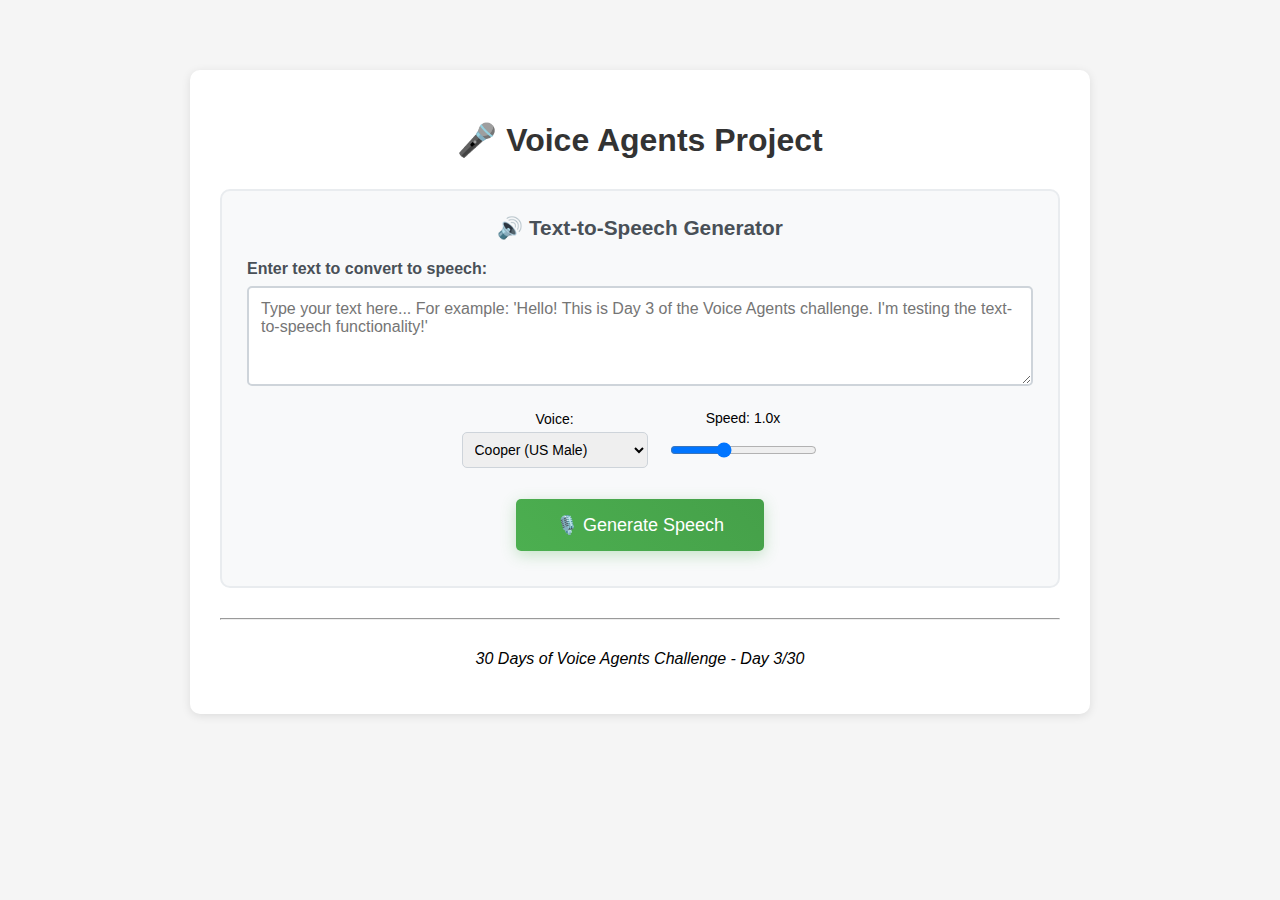
<file: templates/index.html>
<!DOCTYPE html>
<html lang="en">
<head>
    <meta charset="UTF-8">
    <meta name="viewport" content="width=device-width, initial-scale=1.0">
    <title>Voice Agents Project - Day 3</title>
    <style>
        body {
            font-family: Arial, sans-serif;
            max-width: 900px;
            margin: 50px auto;
            padding: 20px;
            background-color: #f5f5f5;
        }
        
        .container {
            background: white;
            padding: 30px;
            border-radius: 10px;
            box-shadow: 0 2px 10px rgba(0,0,0,0.1);
            text-align: center;
        }
        
        h1 {
            color: #333;
            margin-bottom: 10px;
        }
        
        .day-info {
            color: #666;
            font-size: 1.1rem;
            margin-bottom: 30px;
        }
        
        .status {
            background: #e8f5e8;
            color: #2d5a2d;
            padding: 15px;
            border-radius: 5px;
            margin: 20px 0;
        }
        
        /* TTS Interface Styles */
        .tts-section {
            background: #f8f9fa;
            border: 2px solid #e9ecef;
            border-radius: 10px;
            padding: 25px;
            margin: 30px 0;
        }
        
        .tts-title {
            color: #495057;
            font-size: 1.3rem;
            margin-bottom: 20px;
            font-weight: bold;
        }
        
        .input-group {
            margin-bottom: 20px;
        }
        
        .input-group label {
            display: block;
            text-align: left;
            margin-bottom: 8px;
            font-weight: bold;
            color: #495057;
        }
        
        #textInput {
            width: 100%;
            height: 100px;
            padding: 12px;
            border: 2px solid #ced4da;
            border-radius: 5px;
            font-size: 16px;
            font-family: Arial, sans-serif;
            resize: vertical;
            box-sizing: border-box;
        }
        
        #textInput:focus {
            outline: none;
            border-color: #4CAF50;
            box-shadow: 0 0 5px rgba(76, 175, 80, 0.3);
        }
        
        .voice-controls {
            display: flex;
            gap: 20px;
            justify-content: center;
            align-items: center;
            margin: 20px 0;
            flex-wrap: wrap;
        }
        
        .voice-group {
            display: flex;
            flex-direction: column;
            align-items: center;
        }
        
        .voice-group label {
            margin-bottom: 5px;
            font-size: 14px;
        }
        
        select, input[type="range"] {
            padding: 8px;
            border: 1px solid #ced4da;
            border-radius: 5px;
            font-size: 14px;
        }
        
        button {
            background: #4CAF50;
            color: white;
            padding: 12px 30px;
            border: none;
            border-radius: 5px;
            cursor: pointer;
            font-size: 16px;
            margin: 10px;
            transition: all 0.3s ease;
        }
        
        button:hover {
            background: #45a049;
            transform: translateY(-1px);
        }
        
        button:disabled {
            background: #cccccc;
            cursor: not-allowed;
            transform: none;
        }
        
        .generate-btn {
            background: linear-gradient(45deg, #4CAF50, #45a049);
            font-size: 18px;
            padding: 15px 40px;
            box-shadow: 0 4px 15px rgba(76, 175, 80, 0.3);
        }
        
        .generate-btn:hover {
            box-shadow: 0 6px 20px rgba(76, 175, 80, 0.4);
        }
        
        .audio-section {
            margin-top: 25px;
            padding: 20px;
            background: #fff3cd;
            border: 1px solid #ffeaa7;
            border-radius: 8px;
            display: none;
        }
        
        .audio-section.show {
            display: block;
        }
        
        .audio-section h3 {
            color: #856404;
            margin-bottom: 15px;
        }
        
        audio {
            width: 100%;
            margin: 10px 0;
        }
        
        .api-response {
            background: #f9f9f9;
            border: 1px solid #ddd;
            padding: 15px;
            border-radius: 5px;
            margin-top: 20px;
            text-align: left;
            font-family: monospace;
            display: none;
            font-size: 12px;
        }
        
        .loading {
            display: inline-block;
            width: 20px;
            height: 20px;
            border: 3px solid #f3f3f3;
            border-top: 3px solid #4CAF50;
            border-radius: 50%;
            animation: spin 1s linear infinite;
            margin-right: 10px;
        }
        
        @keyframes spin {
            0% { transform: rotate(0deg); }
            100% { transform: rotate(360deg); }
        }
        
        .message {
            padding: 10px 15px;
            border-radius: 5px;
            margin: 10px 0;
            font-weight: bold;
        }
        
        .message.success {
            background: #d4edda;
            color: #155724;
            border: 1px solid #c3e6cb;
        }
        
        .message.error {
            background: #f8d7da;
            color: #721c24;
            border: 1px solid #f5c6cb;
        }
        
        .api-test-section {
            margin-top: 40px;
            padding-top: 30px;
            border-top: 2px solid #e9ecef;
        }
    </style>
</head>
<body>
    <div class="container">
        <h1>🎤 Voice Agents Project</h1>
        
        <!-- TTS Interface Section -->
        <div class="tts-section">
            <div class="tts-title">🔊 Text-to-Speech Generator</div>
            
            <div class="input-group">
                <label for="textInput">Enter text to convert to speech:</label>
                <textarea 
                    id="textInput" 
                    placeholder="Type your text here... For example: 'Hello! This is Day 3 of the Voice Agents challenge. I'm testing the text-to-speech functionality!'"
                ></textarea>
            </div>
            
            <div class="voice-controls">
                <div class="voice-group">
                    <label for="voiceSelect">Voice:</label>
                    <select id="voiceSelect">
                        <option value="en-US-cooper">Cooper (US Male)</option>
                        <option value="en-US-samantha">Samantha (US Female)</option>
                        <option value="en-UK-hazel">Hazel (UK Female)</option>
                        <option value="en-AU-ivy">Ivy (AU Female)</option>
                        <option value="en-US-wayne">Wayne (US Male)</option>
                    </select>
                </div>
                
                <div class="voice-group">
                    <label for="speedRange">Speed: <span id="speedValue">1.0x</span></label>
                    <input type="range" id="speedRange" min="0.5" max="2.0" step="0.1" value="1.0">
                </div>
            </div>
            
            <button id="generateBtn" class="generate-btn" onclick="generateSpeech()">
                🎙️ Generate Speech
            </button>
            
            <div id="message" class="message" style="display: none;"></div>
            
            <div id="audioSection" class="audio-section">
                <h3>🔊 Generated Audio:</h3>
                <audio id="audioPlayer" controls>
                    Your browser does not support the audio element.
                </audio>
                <div id="audioInfo"></div>
            </div>
        </div>
        
        <hr style="margin: 30px 0;">
        <p><em>30 Days of Voice Agents Challenge - Day 3/30</em></p>
    </div>
    
    <script src="/static/app.js"></script>
</body>
</html>
</file>
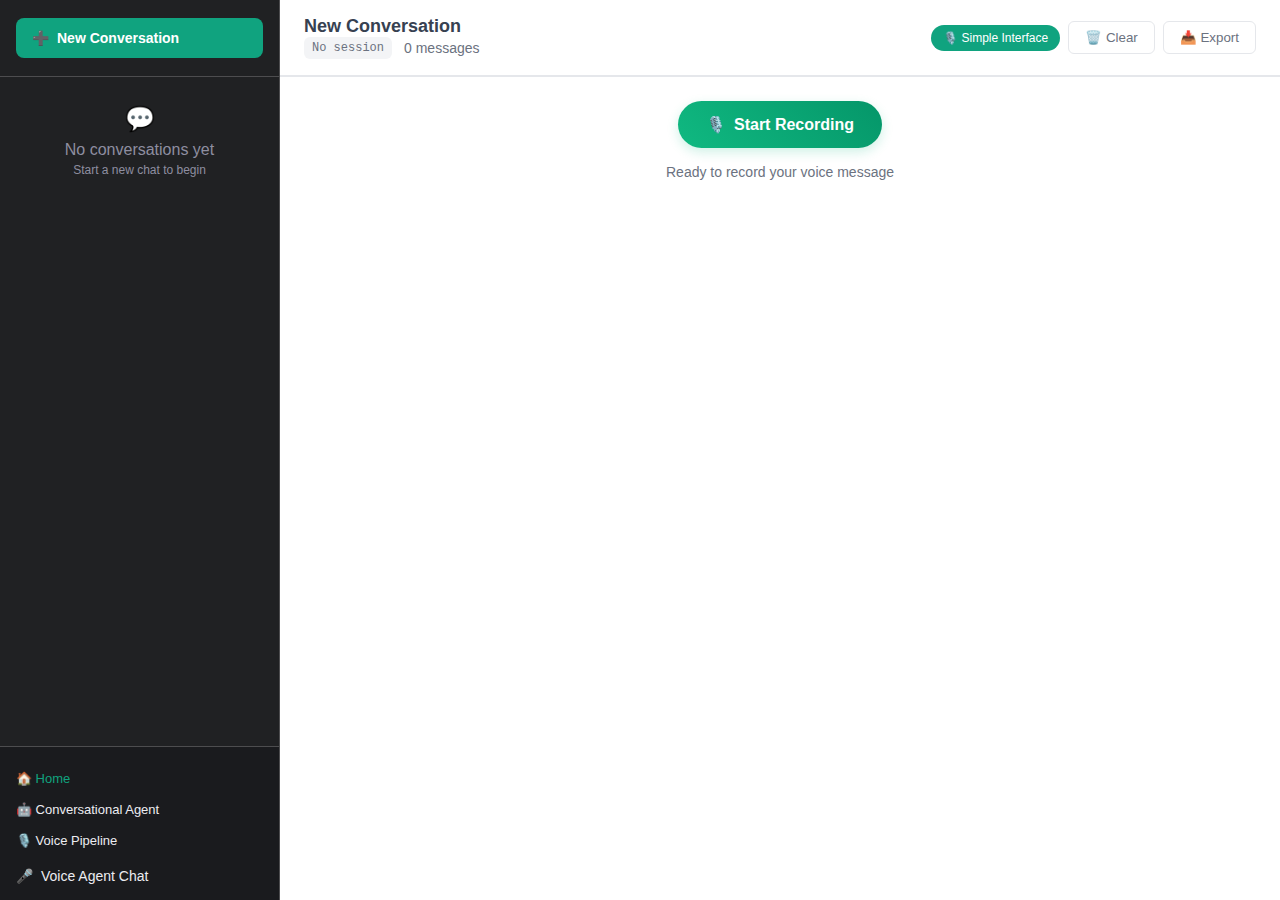
<file: templates/chat_interface.html>
<!DOCTYPE html>
<html lang="en">
<head>
    <meta charset="UTF-8">
    <meta name="viewport" content="width=device-width, initial-scale=1.0">
    <title>Day 10: AI Voice Chat Interface | 30 Days Voice Agents</title>
    <style>
        * {
            margin: 0;
            padding: 0;
            box-sizing: border-box;
        }
        
        body {
            font-family: -apple-system, BlinkMacSystemFont, 'Segoe UI', Roboto, sans-serif;
            background: #f7f7f8;
            height: 100vh;
            overflow: hidden;
            color: #333;
        }
        
        .chat-container {
            display: flex;
            height: 100vh;
        }
        
        /* Sidebar Styles */
        .sidebar {
            width: 280px;
            background: #202123;
            border-right: 1px solid #4d4d4f;
            display: flex;
            flex-direction: column;
            position: relative;
        }
        
        .sidebar-header {
            padding: 18px 16px;
            border-bottom: 1px solid #4d4d4f;
        }
        
        .new-chat-btn {
            width: 100%;
            background: #10a37f;
            color: white;
            border: none;
            padding: 12px 16px;
            border-radius: 8px;
            font-size: 14px;
            font-weight: 600;
            cursor: pointer;
            transition: all 0.2s;
            display: flex;
            align-items: center;
            gap: 8px;
        }
        
        .new-chat-btn:hover {
            background: #1a7f64;
            transform: translateY(-1px);
        }
        
        .chat-history {
            flex: 1;
            overflow-y: auto;
            padding: 8px;
        }
        
        .chat-item {
            padding: 12px 16px;
            margin: 4px 0;
            border-radius: 8px;
            cursor: pointer;
            transition: all 0.2s;
            color: #ececf1;
            font-size: 14px;
            border: 1px solid transparent;
            display: flex;
            align-items: center;
            justify-content: space-between;
        }
        
        .chat-item:hover {
            background: #2a2b32;
        }
        
        .chat-item.active {
            background: #343541;
            border-color: #10a37f;
        }
        
        .chat-title {
            flex: 1;
            overflow: hidden;
            text-overflow: ellipsis;
            white-space: nowrap;
            margin-right: 8px;
        }
        
        .chat-actions {
            display: none;
            gap: 4px;
        }
        
        .chat-item:hover .chat-actions {
            display: flex;
        }
        
        .chat-action-btn {
            background: none;
            border: none;
            color: #8e8ea0;
            cursor: pointer;
            padding: 4px;
            border-radius: 4px;
            font-size: 12px;
        }
        
        .chat-action-btn:hover {
            background: #40414f;
            color: #ececf1;
        }
        
        .sidebar-footer {
            padding: 16px;
            border-top: 1px solid #4d4d4f;
            background: #1a1b1e;
        }
        
        .user-info {
            color: #ececf1;
            font-size: 14px;
            display: flex;
            align-items: center;
            gap: 8px;
        }
        
        /* Main Chat Area */
        .main-content {
            flex: 1;
            display: flex;
            flex-direction: column;
            background: white;
        }
        
        .chat-header {
            padding: 16px 24px;
            border-bottom: 1px solid #e5e7eb;
            background: white;
            display: flex;
            align-items: center;
            justify-content: space-between;
        }
        
        .chat-title-main {
            font-size: 18px;
            font-weight: 600;
            color: #374151;
        }
        
        .chat-info {
            display: flex;
            align-items: center;
            gap: 12px;
            font-size: 14px;
            color: #6b7280;
        }
        
        .session-badge {
            background: #f3f4f6;
            padding: 4px 8px;
            border-radius: 6px;
            font-family: 'Courier New', monospace;
            font-size: 12px;
        }
        
        .chat-messages {
            flex: 1;
            overflow-y: auto;
            padding: 20px 24px;
            background: #f9fafb;
        }
        
        .message {
            margin-bottom: 24px;
            display: flex;
            gap: 12px;
        }
        
        .message-avatar {
            width: 32px;
            height: 32px;
            border-radius: 6px;
            display: flex;
            align-items: center;
            justify-content: center;
            font-weight: bold;
            font-size: 14px;
            flex-shrink: 0;
        }
        
        .user-avatar {
            background: #10a37f;
            color: white;
        }
        
        .assistant-avatar {
            background: #6366f1;
            color: white;
        }
        
        .message-content {
            flex: 1;
            background: white;
            padding: 16px;
            border-radius: 12px;
            border: 1px solid #e5e7eb;
            line-height: 1.6;
        }
        
        .message-timestamp {
            font-size: 12px;
            color: #9ca3af;
            margin-top: 8px;
        }
        
        .empty-state {
            display: flex;
            flex-direction: column;
            align-items: center;
            justify-content: center;
            height: 100%;
            text-align: center;
            color: #6b7280;
        }
        
        .empty-state-icon {
            font-size: 48px;
            margin-bottom: 16px;
        }
        
        .empty-state h3 {
            font-size: 24px;
            margin-bottom: 8px;
            color: #374151;
        }
        
        .empty-state p {
            font-size: 16px;
            max-width: 400px;
            margin-bottom: 24px;
        }
        
        /* Voice Input Area */
        .voice-input-area {
            padding: 24px;
            background: white;
            border-top: 1px solid #e5e7eb;
        }
        
        .voice-controls {
            display: flex;
            align-items: center;
            gap: 16px;
            justify-content: center;
            margin-bottom: 16px;
        }
        
        .voice-btn {
            background: linear-gradient(45deg, #10b981, #059669);
            color: white;
            border: none;
            padding: 14px 28px;
            border-radius: 50px;
            font-size: 16px;
            font-weight: 600;
            cursor: pointer;
            transition: all 0.3s ease;
            display: flex;
            align-items: center;
            gap: 8px;
            box-shadow: 0 4px 12px rgba(16, 185, 129, 0.2);
        }
        
        .voice-btn:hover {
            transform: translateY(-2px);
            box-shadow: 0 6px 20px rgba(16, 185, 129, 0.3);
        }
        
        .voice-btn:disabled {
            background: #9ca3af;
            cursor: not-allowed;
            transform: none;
            box-shadow: none;
        }
        
        .voice-btn.recording {
            background: linear-gradient(45deg, #ef4444, #dc2626);
            animation: pulse 1.5s infinite;
        }
        
        @keyframes pulse {
            0%, 100% { opacity: 1; }
            50% { opacity: 0.7; }
        }
        
        .voice-status {
            text-align: center;
            margin-top: 12px;
            font-size: 14px;
            color: #6b7280;
            min-height: 20px;
        }
        
        .voice-status.recording {
            color: #ef4444;
            font-weight: 600;
        }
        
        .voice-status.processing {
            color: #f59e0b;
            font-weight: 600;
        }
        
        /* Progress Indicator */
        .progress-indicator {
            display: none;
            margin: 16px 0;
            padding: 16px;
            background: #f3f4f6;
            border-radius: 12px;
        }
        
        .progress-steps {
            display: flex;
            justify-content: space-between;
            margin-bottom: 12px;
        }
        
        .progress-step {
            flex: 1;
            text-align: center;
            padding: 8px;
            border-radius: 6px;
            font-size: 12px;
            color: #6b7280;
            transition: all 0.3s ease;
        }
        
        .progress-step.active {
            background: #3b82f6;
            color: white;
        }
        
        .progress-step.completed {
            background: #10b981;
            color: white;
        }
        
        .progress-bar {
            height: 4px;
            background: #e5e7eb;
            border-radius: 2px;
            overflow: hidden;
        }
        
        .progress-bar-fill {
            height: 100%;
            background: linear-gradient(90deg, #3b82f6, #10b981);
            width: 0%;
            transition: width 0.3s ease;
        }
        
        /* Responsive Design */
        @media (max-width: 768px) {
            .sidebar {
                width: 100%;
                position: absolute;
                z-index: 1000;
                transform: translateX(-100%);
                transition: transform 0.3s ease;
            }
            
            .sidebar.open {
                transform: translateX(0);
            }
            
            .main-content {
                width: 100%;
            }
            
            .chat-header {
                padding: 12px 16px;
            }
            
            .chat-messages {
                padding: 16px;
            }
            
            .voice-input-area {
                padding: 16px;
            }
        }
        
        /* Sidebar Toggle */
        .sidebar-toggle {
            display: none;
            background: none;
            border: none;
            font-size: 20px;
            cursor: pointer;
            padding: 8px;
            color: #374151;
        }
        
        @media (max-width: 768px) {
            .sidebar-toggle {
                display: block;
            }
        }
        
        /* Loading Animation */
        .loading-dots {
            display: inline-flex;
            gap: 4px;
        }
        
        .loading-dot {
            width: 6px;
            height: 6px;
            border-radius: 50%;
            background: #6b7280;
            animation: loading 1.4s infinite ease-in-out;
        }
        
        .loading-dot:nth-child(1) { animation-delay: -0.32s; }
        .loading-dot:nth-child(2) { animation-delay: -0.16s; }
        
        @keyframes loading {
            0%, 80%, 100% { transform: scale(0); }
            40% { transform: scale(1); }
        }
    </style>
</head>
<body>
    <div class="chat-container">
        <!-- Sidebar -->
        <div class="sidebar" id="sidebar">
            <div class="sidebar-header">
                <button class="new-chat-btn" onclick="createNewChat()">
                    <span>➕</span>
                    New Conversation
                </button>
            </div>
            
            <div class="chat-history" id="chatHistory">
                <div class="chat-item" style="text-align: center; color: #8e8ea0; padding: 20px;">
                    <div class="loading-dots">
                        <div class="loading-dot"></div>
                        <div class="loading-dot"></div>
                        <div class="loading-dot"></div>
                    </div>
                    <div style="margin-top: 8px;">Loading chats...</div>
                </div>
            </div>
            
            <div class="sidebar-footer">
                <div class="navigation-links" style="margin-bottom: 12px;">
                    <a href="/" style="color: #10a37f; text-decoration: none; display: block; padding: 8px 0; font-size: 13px;">🏠 Home</a>
                    <a href="/conversational-agent" style="color: #ececf1; text-decoration: none; display: block; padding: 8px 0; font-size: 13px;">🤖 Conversational Agent</a>
                    <a href="/voice-pipeline" style="color: #ececf1; text-decoration: none; display: block; padding: 8px 0; font-size: 13px;">🎙️ Voice Pipeline</a>
                </div>
                <div class="user-info">
                    <span>🎤</span>
                    <span>Voice Agent Chat</span>
                </div>
            </div>
        </div>
        
        <!-- Main Chat Area -->
        <div class="main-content">
            <div class="chat-header">
                <div style="display: flex; align-items: center; gap: 12px;">
                    <button class="sidebar-toggle" onclick="toggleSidebar()">☰</button>
                    <div>
                        <div class="chat-title-main" id="chatTitle">New Conversation</div>
                        <div class="chat-info">
                            <span class="session-badge" id="sessionBadge">No session</span>
                            <span id="messageCount">0 messages</span>
                        </div>
                    </div>
                </div>
                <div style="display: flex; gap: 8px; align-items: center;">
                    <a href="/conversational-agent" style="background: #10a37f; color: white; padding: 6px 12px; border-radius: 15px; font-size: 12px; text-decoration: none; border: none; cursor: pointer;">
                        🎙️ Simple Interface
                    </a>
                    <button onclick="clearCurrentChat()" style="background: none; border: 1px solid #e5e7eb; padding: 8px 16px; border-radius: 6px; cursor: pointer; color: #6b7280;">
                        🗑️ Clear
                    </button>
                    <button onclick="exportChat()" style="background: none; border: 1px solid #e5e7eb; padding: 8px 16px; border-radius: 6px; cursor: pointer; color: #6b7280;">
                        📥 Export
                    </button>
                </div>
            </div>
            
            <div class="chat-messages" id="chatMessages">
                <div class="empty-state" id="emptyState">
                    <div class="empty-state-icon">🤖</div>
                    <h3>Start a New Conversation</h3>
                    <p>Click the microphone button below to begin your voice conversation with the AI. Your chat history will be saved automatically.</p>
                    <button class="voice-btn" onclick="startRecording()">
                        <span>🎙️</span>
                        Start Talking
                    </button>
                </div>
            </div>
            
            <div class="progress-indicator" id="progressIndicator">
                <div class="progress-steps">
                    <div class="progress-step" id="step1">🎙️ Recording</div>
                    <div class="progress-step" id="step2">📝 Transcribing</div>
                    <div class="progress-step" id="step3">🧠 AI Thinking</div>
                    <div class="progress-step" id="step4">🔊 Generating Voice</div>
                </div>
                <div class="progress-bar">
                    <div class="progress-bar-fill" id="progressFill"></div>
                </div>
            </div>
            
            <div class="voice-input-area" id="voiceInputArea">
                <div class="voice-controls">
                    <button class="voice-btn" id="recordBtn" onclick="startRecording()">
                        <span>🎙️</span>
                        <span id="recordBtnText">Start Recording</span>
                    </button>
                    <button class="voice-btn" id="stopBtn" onclick="stopRecording()" style="display: none; background: linear-gradient(45deg, #ef4444, #dc2626);">
                        <span>⏹️</span>
                        Stop Recording
                    </button>
                </div>
                <div class="voice-status" id="voiceStatus">Ready to record your voice message</div>
            </div>
        </div>
    </div>
    
    <!-- Audio element for playing responses -->
    <audio id="responseAudio" style="display: none;"></audio>
    
    <script>
        // Global variables
        let currentSessionId = null;
        let chatSessions = {};
        let mediaRecorder = null;
        let audioChunks = [];
        let isRecording = false;
        let autoRecordEnabled = false;
        
        // DOM elements
        const sidebar = document.getElementById('sidebar');
        const chatHistory = document.getElementById('chatHistory');
        const chatMessages = document.getElementById('chatMessages');
        const emptyState = document.getElementById('emptyState');
        const chatTitle = document.getElementById('chatTitle');
        const sessionBadge = document.getElementById('sessionBadge');
        const messageCount = document.getElementById('messageCount');
        const recordBtn = document.getElementById('recordBtn');
        const stopBtn = document.getElementById('stopBtn');
        const voiceStatus = document.getElementById('voiceStatus');
        const progressIndicator = document.getElementById('progressIndicator');
        const progressFill = document.getElementById('progressFill');
        const responseAudio = document.getElementById('responseAudio');
        
        // Initialize on page load
        window.addEventListener('load', async () => {
            await loadChatSessions();
            
            // Check URL for session ID
            const urlParams = new URLSearchParams(window.location.search);
            const sessionFromUrl = urlParams.get('session');
            
            if (sessionFromUrl && chatSessions[sessionFromUrl]) {
                await switchToChat(sessionFromUrl);
            } else {
                showEmptyState();
            }
        });
        
        // Load all chat sessions from localStorage and server
        async function loadChatSessions() {
            try {
                // Load from localStorage
                const stored = localStorage.getItem('voiceChatSessions');
                if (stored) {
                    chatSessions = JSON.parse(stored);
                }
                
                // Render chat history sidebar
                renderChatHistory();
                
            } catch (error) {
                console.error('Error loading chat sessions:', error);
                chatSessions = {};
                renderChatHistory();
            }
        }
        
        // Render chat history in sidebar
        function renderChatHistory() {
            const sessions = Object.entries(chatSessions).sort((a, b) => 
                new Date(b[1].lastActivity) - new Date(a[1].lastActivity)
            );
            
            if (sessions.length === 0) {
                chatHistory.innerHTML = `
                    <div style="text-align: center; color: #8e8ea0; padding: 20px;">
                        <div style="font-size: 24px; margin-bottom: 8px;">💬</div>
                        <div>No conversations yet</div>
                        <div style="font-size: 12px; margin-top: 4px;">Start a new chat to begin</div>
                    </div>
                `;
                return;
            }
            
            chatHistory.innerHTML = sessions.map(([sessionId, session]) => `
                <div class="chat-item ${currentSessionId === sessionId ? 'active' : ''}" 
                     onclick="switchToChat('${sessionId}')">
                    <div class="chat-title">${session.title}</div>
                    <div class="chat-actions">
                        <button class="chat-action-btn" onclick="event.stopPropagation(); renameChat('${sessionId}')" title="Rename">
                            ✏️
                        </button>
                        <button class="chat-action-btn" onclick="event.stopPropagation(); deleteChat('${sessionId}')" title="Delete">
                            🗑️
                        </button>
                    </div>
                </div>
            `).join('');
        }
        
        // Create new chat session
        async function createNewChat() {
            const sessionId = generateSessionId();
            const newSession = {
                id: sessionId,
                title: 'New Conversation',
                messages: [],
                created: new Date().toISOString(),
                lastActivity: new Date().toISOString()
            };
            
            chatSessions[sessionId] = newSession;
            saveChatSessions();
            
            await switchToChat(sessionId);
            renderChatHistory();
            
            // Update URL
            const newUrl = `${window.location.pathname}?session=${sessionId}`;
            window.history.pushState({}, '', newUrl);
        }
        
        // Switch to a different chat session
        async function switchToChat(sessionId) {
            currentSessionId = sessionId;
            const session = chatSessions[sessionId];
            
            if (!session) {
                console.error('Session not found:', sessionId);
                return;
            }
            
            // Update UI
            chatTitle.textContent = session.title;
            sessionBadge.textContent = sessionId.split('_')[0] + '_' + sessionId.split('_')[1].substring(0, 6) + '...';
            messageCount.textContent = `${session.messages.length} messages`;
            
            // Load messages
            if (session.messages.length > 0) {
                hideEmptyState();
                renderMessages(session.messages);
                
                // Enable auto-record if conversation has started
                autoRecordEnabled = true;
                recordBtn.innerHTML = '<span>🎙️</span><span>Continue Conversation</span>';
            } else {
                showEmptyState();
                autoRecordEnabled = false;
                recordBtn.innerHTML = '<span>🎙️</span><span>Start Recording</span>';
            }
            
            // Try to load from server as well
            try {
                const response = await fetch(`/agent/chat/${sessionId}/history`);
                if (response.ok) {
                    const data = await response.json();
                    if (data.history && data.history.length > session.messages.length) {
                        session.messages = data.history;
                        saveChatSessions();
                        renderMessages(session.messages);
                    }
                }
            } catch (error) {
                console.log('Could not load from server:', error);
            }
            
            renderChatHistory();
            
            // Update URL
            const newUrl = `${window.location.pathname}?session=${sessionId}`;
            window.history.replaceState({}, '', newUrl);
        }
        
        // Generate unique session ID
        function generateSessionId() {
            return 'conv_' + Date.now() + '_' + Math.random().toString(36).substr(2, 9);
        }
        
        // Save chat sessions to localStorage
        function saveChatSessions() {
            localStorage.setItem('voiceChatSessions', JSON.stringify(chatSessions));
        }
        
        // Show empty state
        function showEmptyState() {
            emptyState.style.display = 'flex';
            chatMessages.style.display = 'none';
        }
        
        // Hide empty state
        function hideEmptyState() {
            emptyState.style.display = 'none';
            chatMessages.style.display = 'block';
        }
        
        // Render messages in chat area
        function renderMessages(messages) {
            hideEmptyState();
            
            chatMessages.innerHTML = messages.map(message => `
                <div class="message">
                    <div class="message-avatar ${message.role === 'user' ? 'user-avatar' : 'assistant-avatar'}">
                        ${message.role === 'user' ? '👤' : '🤖'}
                    </div>
                    <div class="message-content">
                        ${message.content}
                        <div class="message-timestamp">
                            ${new Date(message.timestamp || Date.now()).toLocaleTimeString()}
                        </div>
                    </div>
                </div>
            `).join('');
            
            // Scroll to bottom
            chatMessages.scrollTop = chatMessages.scrollHeight;
        }
        
        // Add message to current session
        function addMessage(role, content) {
            if (!currentSessionId) return;
            
            const message = {
                role,
                content,
                timestamp: new Date().toISOString()
            };
            
            const session = chatSessions[currentSessionId];
            session.messages.push(message);
            session.lastActivity = new Date().toISOString();
            
            // Update title if it's the first user message
            if (role === 'user' && session.messages.length === 1) {
                session.title = content.substring(0, 30) + (content.length > 30 ? '...' : '');
                chatTitle.textContent = session.title;
            }
            
            saveChatSessions();
            renderMessages(session.messages);
            renderChatHistory();
            
            messageCount.textContent = `${session.messages.length} messages`;
        }
        
        // Start recording
        async function startRecording() {
            if (!currentSessionId) {
                await createNewChat();
            }
            
            try {
                const stream = await navigator.mediaDevices.getUserMedia({ audio: true });
                
                let options = {};
                if (MediaRecorder.isTypeSupported('audio/wav; codecs=pcm')) {
                    options = { mimeType: 'audio/wav; codecs=pcm' };
                } else if (MediaRecorder.isTypeSupported('audio/wav')) {
                    options = { mimeType: 'audio/wav' };
                } else if (MediaRecorder.isTypeSupported('audio/webm; codecs=opus')) {
                    options = { mimeType: 'audio/webm; codecs=opus' };
                }
                
                mediaRecorder = new MediaRecorder(stream, options);
                audioChunks = [];
                
                mediaRecorder.ondataavailable = (event) => {
                    if (event.data.size > 0) {
                        audioChunks.push(event.data);
                    }
                };
                
                mediaRecorder.onstop = () => {
                    const audioBlob = new Blob(audioChunks, { type: mediaRecorder.mimeType });
                    processVoiceMessage(audioBlob);
                };
                
                mediaRecorder.start();
                isRecording = true;
                
                // Update UI
                recordBtn.style.display = 'none';
                stopBtn.style.display = 'inline-flex';
                voiceStatus.textContent = '🔴 Recording... speak clearly';
                voiceStatus.classList.add('recording');
                
            } catch (error) {
                console.error('Error starting recording:', error);
                voiceStatus.textContent = 'Error: Could not access microphone';
            }
        }
        
        // Stop recording
        function stopRecording() {
            if (mediaRecorder && isRecording) {
                mediaRecorder.stop();
                isRecording = false;
                
                // Stop all audio tracks
                const tracks = mediaRecorder.stream.getTracks();
                tracks.forEach(track => track.stop());
                
                // Update UI
                recordBtn.style.display = 'inline-flex';
                stopBtn.style.display = 'none';
                voiceStatus.textContent = 'Processing your message...';
                voiceStatus.classList.remove('recording');
                voiceStatus.classList.add('processing');
                
                showProgress();
            }
        }
        
        // Process voice message
        async function processVoiceMessage(audioBlob) {
            try {
                // Show progress
                updateProgress(0, 'Uploading audio...');
                
                const formData = new FormData();
                const filename = 'recording.' + (audioBlob.type.includes('wav') ? 'wav' : 'webm');
                formData.append('audio_file', audioBlob, filename);
                
                updateProgress(25, 'Transcribing speech...');
                
                const response = await fetch(`/agent/chat/${currentSessionId}`, {
                    method: 'POST',
                    body: formData
                });
                
                if (!response.ok) {
                    const errorData = await response.json();
                    throw new Error(errorData.detail || 'Request failed');
                }
                
                updateProgress(50, 'AI processing...');
                
                const data = await response.json();
                
                updateProgress(75, 'Generating voice response...');
                
                // Add messages to UI
                addMessage('user', data.transcribed_text);
                addMessage('assistant', data.llm_response);
                
                updateProgress(100, 'Complete!');
                
                // Play audio response
                if (data.audio_url && data.audio_url.startsWith('http')) {
                    responseAudio.src = data.audio_url;
                    responseAudio.play().catch(e => console.log('Auto-play prevented'));
                    
                    responseAudio.onended = () => {
                        if (autoRecordEnabled) {
                            setTimeout(() => {
                                voiceStatus.textContent = '🎯 Ready for your response...';
                                setTimeout(startRecording, 1000);
                            }, 1000);
                        }
                    };
                } else {
                    // Demo mode - use browser TTS
                    if ('speechSynthesis' in window) {
                        const utterance = new SpeechSynthesisUtterance(data.llm_response);
                        utterance.rate = 0.9;
                        utterance.onend = () => {
                            if (autoRecordEnabled) {
                                setTimeout(() => {
                                    voiceStatus.textContent = '🎯 Ready for your response...';
                                    setTimeout(startRecording, 1000);
                                }, 1000);
                            }
                        };
                        speechSynthesis.speak(utterance);
                    }
                }
                
                // Hide progress after delay
                setTimeout(hideProgress, 2000);
                
                autoRecordEnabled = true;
                recordBtn.innerHTML = '<span>🎙️</span><span>Continue Conversation</span>';
                
            } catch (error) {
                console.error('Error processing voice message:', error);
                voiceStatus.textContent = 'Error: ' + error.message;
                hideProgress();
                
                recordBtn.style.display = 'inline-flex';
                stopBtn.style.display = 'none';
                voiceStatus.classList.remove('processing');
            }
        }
        
        // Show progress indicator
        function showProgress() {
            progressIndicator.style.display = 'block';
            document.getElementById('voiceInputArea').style.display = 'none';
        }
        
        // Hide progress indicator
        function hideProgress() {
            progressIndicator.style.display = 'none';
            document.getElementById('voiceInputArea').style.display = 'block';
            voiceStatus.textContent = autoRecordEnabled ? 'Ready for your next message' : 'Ready to start conversation';
            voiceStatus.classList.remove('processing', 'recording');
        }
        
        // Update progress
        function updateProgress(percentage, status) {
            progressFill.style.width = percentage + '%';
            voiceStatus.textContent = status;
            
            // Update step indicators
            const steps = ['step1', 'step2', 'step3', 'step4'];
            const currentStep = Math.floor(percentage / 25);
            
            steps.forEach((stepId, index) => {
                const step = document.getElementById(stepId);
                if (index < currentStep) {
                    step.classList.remove('active');
                    step.classList.add('completed');
                } else if (index === currentStep) {
                    step.classList.add('active');
                    step.classList.remove('completed');
                } else {
                    step.classList.remove('active', 'completed');
                }
            });
        }
        
        // Clear current chat
        async function clearCurrentChat() {
            if (!currentSessionId || !confirm('Clear this conversation?')) return;
            
            try {
                // Clear on server
                await fetch(`/agent/chat/${currentSessionId}/history`, { method: 'DELETE' });
                
                // Clear locally
                chatSessions[currentSessionId].messages = [];
                chatSessions[currentSessionId].lastActivity = new Date().toISOString();
                saveChatSessions();
                
                showEmptyState();
                messageCount.textContent = '0 messages';
                autoRecordEnabled = false;
                recordBtn.innerHTML = '<span>🎙️</span><span>Start Recording</span>';
                renderChatHistory();
                
            } catch (error) {
                console.error('Error clearing chat:', error);
            }
        }
        
        // Delete chat session
        async function deleteChat(sessionId) {
            if (!confirm('Delete this conversation permanently?')) return;
            
            try {
                // Delete from server
                await fetch(`/agent/chat/${sessionId}/history`, { method: 'DELETE' });
                
                // Delete locally
                delete chatSessions[sessionId];
                saveChatSessions();
                
                if (currentSessionId === sessionId) {
                    currentSessionId = null;
                    showEmptyState();
                    chatTitle.textContent = 'New Conversation';
                    sessionBadge.textContent = 'No session';
                    messageCount.textContent = '0 messages';
                    
                    // Update URL
                    window.history.replaceState({}, '', window.location.pathname);
                }
                
                renderChatHistory();
                
            } catch (error) {
                console.error('Error deleting chat:', error);
            }
        }
        
        // Rename chat session
        function renameChat(sessionId) {
            const session = chatSessions[sessionId];
            const newTitle = prompt('Enter new name:', session.title);
            
            if (newTitle && newTitle.trim()) {
                session.title = newTitle.trim();
                saveChatSessions();
                
                if (currentSessionId === sessionId) {
                    chatTitle.textContent = session.title;
                }
                
                renderChatHistory();
            }
        }
        
        // Export chat
        function exportChat() {
            if (!currentSessionId) return;
            
            const session = chatSessions[currentSessionId];
            const exportData = {
                title: session.title,
                created: session.created,
                messages: session.messages
            };
            
            const blob = new Blob([JSON.stringify(exportData, null, 2)], { type: 'application/json' });
            const url = URL.createObjectURL(blob);
            const a = document.createElement('a');
            a.href = url;
            a.download = `chat-${session.title.replace(/[^a-z0-9]/gi, '-')}-${new Date().toISOString().split('T')[0]}.json`;
            a.click();
            URL.revokeObjectURL(url);
        }
        
        // Toggle sidebar on mobile
        function toggleSidebar() {
            sidebar.classList.toggle('open');
        }
        
        // Close sidebar when clicking outside on mobile
        document.addEventListener('click', (e) => {
            if (window.innerWidth <= 768 && 
                !sidebar.contains(e.target) && 
                !e.target.classList.contains('sidebar-toggle')) {
                sidebar.classList.remove('open');
            }
        });
    </script>
</body>
</html>
</file>
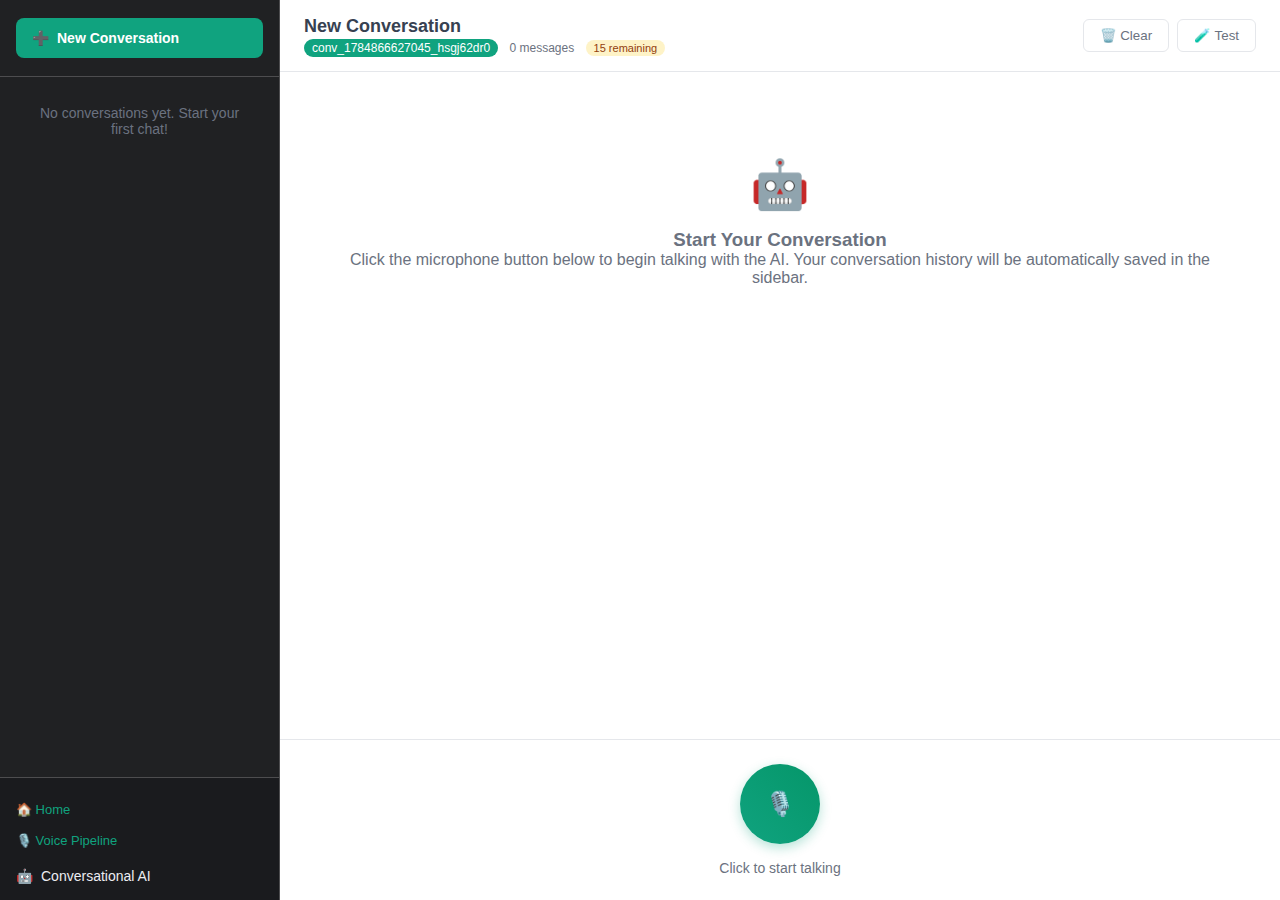
<file: templates/conversational_agent.html>
<!DOCTYPE html>
<html lang="en">
<head>
    <meta charset="UTF-8">
    <meta name="viewport" content="width=device-width, initial-scale=1.0">
    <title>Day 10: Conversational AI Agent | 30 Days Voice Agents</title>
    <style>
        * {
            margin: 0;
            padding: 0;
            box-sizing: border-box;
        }
        
        body {
            font-family: -apple-system, BlinkMacSystemFont, 'Segoe UI', Roboto, sans-serif;
            background: #f7f7f8;
            height: 100vh;
            overflow: hidden;
            color: #333;
        }
        
        .chat-container {
            display: flex;
            height: 100vh;
        }
        
        /* Sidebar Styles */
        .sidebar {
            width: 280px;
            background: #202123;
            border-right: 1px solid #4d4d4f;
            display: flex;
            flex-direction: column;
            position: relative;
        }
        
        .sidebar-header {
            padding: 18px 16px;
            border-bottom: 1px solid #4d4d4f;
        }
        
        .new-chat-btn {
            width: 100%;
            background: #10a37f;
            color: white;
            border: none;
            padding: 12px 16px;
            border-radius: 8px;
            font-size: 14px;
            font-weight: 600;
            cursor: pointer;
            transition: all 0.2s;
            display: flex;
            align-items: center;
            gap: 8px;
        }
        
        .new-chat-btn:hover {
            background: #1a7f64;
            transform: translateY(-1px);
        }
        
        .chat-history {
            flex: 1;
            overflow-y: auto;
            padding: 8px;
        }
        
        .chat-item {
            padding: 12px 16px;
            margin: 4px 0;
            border-radius: 8px;
            cursor: pointer;
            transition: all 0.2s;
            color: #ececf1;
            font-size: 14px;
            border: 1px solid transparent;
            display: flex;
            align-items: center;
            justify-content: space-between;
        }
        
        .chat-item:hover {
            background: #2a2b32;
        }
        
        .chat-item.active {
            background: #343541;
            border-color: #10a37f;
        }
        
        .chat-title {
            flex: 1;
            overflow: hidden;
            text-overflow: ellipsis;
            white-space: nowrap;
            margin-right: 8px;
        }
        
        .sidebar-footer {
            padding: 16px;
            border-top: 1px solid #4d4d4f;
            background: #1a1b1e;
        }
        
        .navigation-links {
            margin-bottom: 12px;
        }
        
        .nav-link-small {
            color: #10a37f;
            text-decoration: none;
            display: block;
            padding: 8px 0;
            font-size: 13px;
        }
        
        .nav-link-small:hover {
            color: #1a7f64;
        }
        
        .user-info {
            color: #ececf1;
            font-size: 14px;
            display: flex;
            align-items: center;
            gap: 8px;
        }
        
        /* Main Chat Area */
        .main-content {
            flex: 1;
            display: flex;
            flex-direction: column;
            background: white;
        }
        
        .chat-header {
            padding: 16px 24px;
            border-bottom: 1px solid #e5e7eb;
            background: white;
            display: flex;
            justify-content: space-between;
            align-items: center;
        }
        
        .chat-title-main {
            font-size: 18px;
            font-weight: 600;
            color: #374151;
        }
        
        .chat-info {
            font-size: 12px;
            color: #6b7280;
            margin-top: 4px;
        }
        
        .session-badge {
            background: #10a37f;
            color: white;
            padding: 2px 8px;
            border-radius: 10px;
            margin-right: 8px;
        }
        
        .message-limit-info {
            background: #fef3c7;
            color: #92400e;
            padding: 2px 8px;
            border-radius: 10px;
            margin-left: 8px;
            font-size: 11px;
        }
        
        .chat-messages {
            flex: 1;
            overflow-y: auto;
            padding: 24px;
        }
        
        .message {
            margin-bottom: 24px;
            display: flex;
            align-items: flex-start;
            gap: 12px;
        }
        
        .message.user {
            flex-direction: row-reverse;
        }
        
        .message-avatar {
            width: 32px;
            height: 32px;
            border-radius: 50%;
            display: flex;
            align-items: center;
            justify-content: center;
            font-size: 16px;
            flex-shrink: 0;
        }
        
        .message.user .message-avatar {
            background: #10a37f;
            color: white;
        }
        
        .message.assistant .message-avatar {
            background: #6366f1;
            color: white;
        }
        
        .message-content {
            max-width: 70%;
            padding: 12px 16px;
            border-radius: 16px;
            line-height: 1.5;
        }
        
        .message.user .message-content {
            background: #10a37f;
            color: white;
            border-bottom-right-radius: 4px;
        }
        
        .message.assistant .message-content {
            background: #f3f4f6;
            color: #374151;
            border-bottom-left-radius: 4px;
        }
        
        .empty-state {
            text-align: center;
            padding: 60px 20px;
            color: #6b7280;
        }
        
        .empty-state-icon {
            font-size: 48px;
            margin-bottom: 16px;
        }
        
        /* Voice Input Area */
        .voice-input-area {
            padding: 24px;
            border-top: 1px solid #e5e7eb;
            background: white;
        }
        
        .recording-section {
            display: flex;
            flex-direction: column;
            align-items: center;
            gap: 16px;
        }
        
        .record-button {
            width: 80px;
            height: 80px;
            border-radius: 50%;
            border: none;
            background: linear-gradient(45deg, #10a37f, #059669);
            color: white;
            font-size: 24px;
            cursor: pointer;
            transition: all 0.3s ease;
            display: flex;
            align-items: center;
            justify-content: center;
            box-shadow: 0 4px 12px rgba(16, 163, 127, 0.3);
        }
        
        .record-button:hover {
            transform: scale(1.05);
            box-shadow: 0 6px 20px rgba(16, 163, 127, 0.4);
        }
        
        .record-button.recording {
            background: linear-gradient(45deg, #ef4444, #dc2626);
            animation: pulse 1.5s infinite;
        }
        
        @keyframes pulse {
            0% { transform: scale(1); }
            50% { transform: scale(1.1); }
            100% { transform: scale(1); }
        }
        
        .recording-status {
            text-align: center;
            color: #6b7280;
            font-size: 14px;
        }
        
        /* Progress Indicator */
        .progress-indicator {
            padding: 16px 24px;
            background: #f9fafb;
            border-top: 1px solid #e5e7eb;
            display: none;
        }
        
        .progress-steps {
            display: flex;
            justify-content: center;
            gap: 12px;
            margin-bottom: 12px;
        }
        
        .progress-step {
            padding: 6px 12px;
            border-radius: 15px;
            font-size: 12px;
            background: #e5e7eb;
            color: #6b7280;
            transition: all 0.3s ease;
        }
        
        .progress-step.active {
            background: #3b82f6;
            color: white;
        }
        
        .progress-step.completed {
            background: #10b981;
            color: white;
        }
        
        /* Message Limit Warning */
        .limit-warning {
            background: #fef3c7;
            border: 1px solid #f59e0b;
            border-radius: 8px;
            padding: 12px 16px;
            margin: 16px 24px;
            display: none;
        }
        
        .limit-warning.show {
            display: block;
        }
        
        .limit-warning-text {
            color: #92400e;
            font-size: 14px;
            margin-bottom: 8px;
        }
        
        .limit-warning-btn {
            background: #f59e0b;
            color: white;
            border: none;
            padding: 6px 12px;
            border-radius: 4px;
            cursor: pointer;
            font-size: 12px;
        }
        
        /* Responsive Design */
        @media (max-width: 768px) {
            .sidebar {
                width: 100%;
                position: absolute;
                z-index: 1000;
                transform: translateX(-100%);
                transition: transform 0.3s ease;
            }
            
            .sidebar.open {
                transform: translateX(0);
            }
            
            .main-content {
                width: 100%;
            }
            
            .chat-header {
                padding: 12px 16px;
            }
            
            .chat-messages {
                padding: 16px;
            }
            
            .voice-input-area {
                padding: 16px;
            }
        }
    </style>
</head>
<body>
    <div class="chat-container">
        <!-- Sidebar -->
        <div class="sidebar">
            <div class="sidebar-header">
                <button class="new-chat-btn" onclick="startNewChat()">
                    <span>➕</span>
                    New Conversation
                </button>
            </div>
            
            <div class="chat-history" id="chatHistory">
                <div style="text-align: center; color: #6b7280; padding: 20px; font-size: 14px;">
                    <div class="loading-dots" style="display: flex; justify-content: center; gap: 4px; margin-bottom: 8px;">
                        <div class="loading-dot" style="width: 6px; height: 6px; border-radius: 50%; background: #6b7280; animation: bounce 1.4s ease-in-out infinite;"></div>
                        <div class="loading-dot" style="width: 6px; height: 6px; border-radius: 50%; background: #6b7280; animation: bounce 1.4s ease-in-out infinite 0.16s;"></div>
                        <div class="loading-dot" style="width: 6px; height: 6px; border-radius: 50%; background: #6b7280; animation: bounce 1.4s ease-in-out infinite 0.32s;"></div>
                    </div>
                    <div style="margin-top: 8px;">Loading conversations...</div>
                </div>
            </div>
            
            <div class="sidebar-footer">
                <div class="navigation-links">
                    <a href="/" class="nav-link-small">🏠 Home</a>
                    <a href="/voice-pipeline" class="nav-link-small">🎙️ Voice Pipeline</a>
                </div>
                <div class="user-info">
                    <span>🤖</span>
                    <span>Conversational AI</span>
                </div>
            </div>
        </div>
        
        <!-- Main Chat Area -->
        <div class="main-content">
            <div class="chat-header">
                <div style="display: flex; align-items: center; gap: 12px;">
                    <button class="sidebar-toggle" onclick="toggleSidebar()" style="display: none; background: none; border: 1px solid #e5e7eb; padding: 8px 12px; border-radius: 6px; cursor: pointer;">☰</button>
                    <div>
                        <div class="chat-title-main" id="chatTitle">New Conversation</div>
                        <div class="chat-info">
                            <span class="session-badge" id="sessionBadge">Loading...</span>
                            <span id="messageCount">0 messages</span>
                            <span class="message-limit-info" id="limitInfo">15 remaining</span>
                        </div>
                    </div>
                </div>
                <div style="display: flex; gap: 8px;">
                    <button onclick="clearCurrentChat()" style="background: none; border: 1px solid #e5e7eb; padding: 8px 16px; border-radius: 6px; cursor: pointer; color: #6b7280;">
                        🗑️ Clear
                    </button>
                    <button onclick="testDisplay()" style="background: none; border: 1px solid #e5e7eb; padding: 8px 16px; border-radius: 6px; cursor: pointer; color: #6b7280;">
                        🧪 Test
                    </button>
                </div>
            </div>
            
            <div class="limit-warning" id="limitWarning">
                <div class="limit-warning-text">You've reached the maximum number of messages (15) for this conversation.</div>
                <button class="limit-warning-btn" onclick="startNewChat()">Start New Conversation</button>
            </div>
            
            <div class="chat-messages" id="chatMessages">
                <div class="empty-state" id="emptyState">
                    <div class="empty-state-icon">🤖</div>
                    <h3>Start Your Conversation</h3>
                    <p>Click the microphone button below to begin talking with the AI. Your conversation history will be automatically saved in the sidebar.</p>
                </div>
            </div>
            
            <div class="progress-indicator" id="progressIndicator">
                <div class="progress-steps">
                    <div class="progress-step" id="step1">🎙️ Recording</div>
                    <div class="progress-step" id="step2">📝 Transcribing</div>
                    <div class="progress-step" id="step3">🧠 AI Thinking</div>
                    <div class="progress-step" id="step4">🔊 Generating Voice</div>
                </div>
            </div>
            
            <div class="voice-input-area">
                <div class="recording-section">
                    <button id="recordButton" class="record-button" onclick="toggleRecording()">
                        🎙️
                    </button>
                    <div class="recording-status" id="recordingStatus">
                        Click to start talking
                    </div>
                </div>
            </div>
        </div>
    </div>

    <script>
        let currentSessionId = null;
        let isRecording = false;
        let mediaRecorder = null;
        let audioChunks = [];
        let conversationHistory = [];
        let currentAudio = null;
        let messageCount = 0;
        const maxMessages = 15;
        
        // Initialize the app
        document.addEventListener('DOMContentLoaded', function() {
            console.log('DOM loaded, initializing app');
            generateSessionId();
            console.log('Session ID generated:', currentSessionId);
            loadConversationHistory();
            console.log('Conversation history loaded');
            updateMessageLimit();
            console.log('Message limit updated');
            
            // Test display function
            setTimeout(() => {
                console.log('Testing displayConversation function');
                displayConversation();
            }, 1000);
        });
        
        function generateSessionId() {
            currentSessionId = 'conv_' + Date.now() + '_' + Math.random().toString(36).substr(2, 9);
            document.getElementById('sessionBadge').textContent = currentSessionId;
            document.getElementById('chatTitle').textContent = 'New Conversation';
        }
        
        function loadConversationHistory() {
            const history = localStorage.getItem('chatHistory') || '[]';
            const chats = JSON.parse(history);
            const historyContainer = document.getElementById('chatHistory');
            
            if (chats.length === 0) {
                historyContainer.innerHTML = `
                    <div style="text-align: center; color: #6b7280; padding: 20px; font-size: 14px;">
                        No conversations yet. Start your first chat!
                    </div>
                `;
                return;
            }
            
            historyContainer.innerHTML = '';
            chats.slice(-10).reverse().forEach(chat => {
                const chatItem = document.createElement('div');
                chatItem.className = 'chat-item';
                chatItem.onclick = () => loadChat(chat.sessionId);
                
                const title = chat.title || 'Conversation';
                const messageCount = chat.messages ? chat.messages.length : 0;
                
                chatItem.innerHTML = `
                    <div class="chat-title">${title}</div>
                    <div style="font-size: 11px; color: #9ca3af;">${messageCount} msgs</div>
                `;
                
                if (chat.sessionId === currentSessionId) {
                    chatItem.classList.add('active');
                }
                
                historyContainer.appendChild(chatItem);
            });
        }
        
        function startNewChat() {
            if (messageCount >= maxMessages) {
                // Force new chat when limit reached
                generateSessionId();
                conversationHistory = [];
                messageCount = 0;
                document.getElementById('chatMessages').innerHTML = `
                    <div class="empty-state">
                        <div class="empty-state-icon">🤖</div>
                        <h3>New Conversation Started</h3>
                        <p>Your previous conversation reached the message limit. Start fresh below!</p>
                    </div>
                `;
                document.getElementById('limitWarning').classList.remove('show');
                updateMessageLimit();
                return;
            }
            
            // Regular new chat
            generateSessionId();
            conversationHistory = [];
            messageCount = 0;
            document.getElementById('chatMessages').innerHTML = `
                <div class="empty-state">
                    <div class="empty-state-icon">🤖</div>
                    <h3>Start Your Conversation</h3>
                    <p>Click the microphone button below to begin talking with the AI.</p>
                </div>
            `;
            document.getElementById('limitWarning').classList.remove('show');
            updateMessageLimit();
            loadConversationHistory();
        }
        
        function loadChat(sessionId) {
            const history = localStorage.getItem('chatHistory') || '[]';
            const chats = JSON.parse(history);
            const chat = chats.find(c => c.sessionId === sessionId);
            
            if (chat) {
                currentSessionId = sessionId;
                conversationHistory = chat.messages || [];
                messageCount = conversationHistory.length;
                document.getElementById('sessionBadge').textContent = sessionId;
                document.getElementById('chatTitle').textContent = chat.title || 'Conversation';
                displayConversation();
                updateMessageLimit();
                loadConversationHistory(); // Refresh to show active state
            }
        }
        
        function updateMessageLimit() {
            const remaining = maxMessages - messageCount;
            const limitInfo = document.getElementById('limitInfo');
            const limitWarning = document.getElementById('limitWarning');
            
            limitInfo.textContent = `${remaining} remaining`;
            
            if (remaining <= 3 && remaining > 0) {
                limitInfo.style.background = '#f59e0b';
                limitInfo.style.color = 'white';
            } else if (remaining <= 0) {
                limitInfo.style.background = '#ef4444';
                limitInfo.style.color = 'white';
                limitInfo.textContent = 'Limit reached';
                limitWarning.classList.add('show');
            } else {
                limitInfo.style.background = '#fef3c7';
                limitInfo.style.color = '#92400e';
            }
            
            document.getElementById('messageCount').textContent = `${messageCount} messages`;
        }
        
        function displayConversation() {
            console.log('displayConversation called, conversationHistory:', conversationHistory);
            const container = document.getElementById('chatMessages');
            console.log('Chat container found:', container);
            
            if (conversationHistory.length === 0) {
                container.innerHTML = `
                    <div class="empty-state">
                        <div class="empty-state-icon">🤖</div>
                        <h3>Start Your Conversation</h3>
                        <p>Click the microphone button below to begin talking with the AI.</p>
                    </div>
                `;
                return;
            }
            
            container.innerHTML = '';
            conversationHistory.forEach(msg => {
                console.log('Adding message to display:', msg);
                const messageDiv = document.createElement('div');
                messageDiv.className = `message ${msg.role}`;
                messageDiv.innerHTML = `
                    <div class="message-avatar">${msg.role === 'user' ? '👤' : '🤖'}</div>
                    <div class="message-content">${msg.content}</div>
                `;
                container.appendChild(messageDiv);
            });
            
            container.scrollTop = container.scrollHeight;
            console.log('Conversation display completed');
        }
        
        function saveConversation() {
            const history = localStorage.getItem('chatHistory') || '[]';
            const chats = JSON.parse(history);
            
            const existingIndex = chats.findIndex(c => c.sessionId === currentSessionId);
            const title = conversationHistory.length > 0 ? 
                conversationHistory[0].content.substring(0, 30) + '...' : 
                'New Conversation';
            
            const chatData = {
                sessionId: currentSessionId,
                title: title,
                messages: conversationHistory,
                timestamp: new Date().toISOString()
            };
            
            if (existingIndex >= 0) {
                chats[existingIndex] = chatData;
            } else {
                chats.push(chatData);
            }
            
            // Keep only last 20 conversations
            if (chats.length > 20) {
                chats.splice(0, chats.length - 20);
            }
            
            localStorage.setItem('chatHistory', JSON.stringify(chats));
            loadConversationHistory();
        }
        
        function clearCurrentChat() {
            if (confirm('Are you sure you want to clear this conversation?')) {
                conversationHistory = [];
                messageCount = 0;
                displayConversation();
                updateMessageLimit();
                document.getElementById('limitWarning').classList.remove('show');
                
                // Remove from localStorage
                const history = localStorage.getItem('chatHistory') || '[]';
                const chats = JSON.parse(history);
                const filteredChats = chats.filter(c => c.sessionId !== currentSessionId);
                localStorage.setItem('chatHistory', JSON.stringify(filteredChats));
                loadConversationHistory();
            }
        }
        
        async function toggleRecording() {
            console.log('toggleRecording called, messageCount:', messageCount, 'maxMessages:', maxMessages);
            
            if (messageCount >= maxMessages) {
                alert('Conversation limit reached! Please start a new conversation.');
                return;
            }
            
            if (isRecording) {
                console.log('Stopping recording');
                stopRecording();
            } else {
                console.log('Starting recording');
                startRecording();
            }
        }
        
        async function startRecording() {
            try {
                const stream = await navigator.mediaDevices.getUserMedia({ audio: true });
                mediaRecorder = new MediaRecorder(stream);
                audioChunks = [];
                
                mediaRecorder.ondataavailable = event => {
                    audioChunks.push(event.data);
                };
                
                mediaRecorder.onstop = handleRecordingComplete;
                
                mediaRecorder.start();
                isRecording = true;
                
                document.getElementById('recordButton').classList.add('recording');
                document.getElementById('recordingStatus').textContent = '🔴 Recording... Click to stop';
                
            } catch (error) {
                console.error('Error accessing microphone:', error);
                alert('Could not access microphone. Please check permissions.');
            }
        }
        
        function stopRecording() {
            if (mediaRecorder && isRecording) {
                mediaRecorder.stop();
                mediaRecorder.stream.getTracks().forEach(track => track.stop());
                isRecording = false;
                
                document.getElementById('recordButton').classList.remove('recording');
                document.getElementById('recordingStatus').textContent = 'Processing...';
            }
        }
        
        async function handleRecordingComplete() {
            console.log('handleRecordingComplete called');
            const audioBlob = new Blob(audioChunks, { type: 'audio/wav' });
            console.log('Audio blob created, size:', audioBlob.size);
            
            // Show progress and start with recording step
            showProgress();
            updateProgress(1, 'active');
            
            try {
                const formData = new FormData();
                formData.append('audio_file', audioBlob, 'recording.wav');
                formData.append('session_id', currentSessionId);
                
                // Small delay to show recording step
                await new Promise(resolve => setTimeout(resolve, 500));
                
                // Move to transcribing step
                updateProgress(1, 'completed');
                updateProgress(2, 'active');
                console.log('Starting API request...');
                
                const response = await fetch(`/agent/chat/${currentSessionId}`, {
                    method: 'POST',
                    body: formData
                });
                
                if (!response.ok) {
                    throw new Error('Network response was not ok');
                }
                
                // Move to AI thinking step
                updateProgress(2, 'completed');
                updateProgress(3, 'active');
                console.log('Transcription completed, AI processing...');
                
                const result = await response.json();
                console.log('API Response:', result);
                
                // Move to voice generation step
                updateProgress(3, 'completed');
                updateProgress(4, 'active');
                console.log('AI processing completed, generating voice...');
                
                if (result.transcribed_text && result.llm_response) {
                    console.log('Adding to conversation history:', {
                        user: result.transcribed_text,
                        assistant: result.llm_response
                    });
                    
                    // Add to conversation history
                    conversationHistory.push({
                        role: 'user',
                        content: result.transcribed_text
                    });
                    conversationHistory.push({
                        role: 'assistant',
                        content: result.llm_response
                    });
                    
                    console.log('Conversation history after update:', conversationHistory);
                    
                    messageCount += 2;
                    displayConversation();
                    saveConversation();
                    updateMessageLimit();
                    
                    // Small delay before completing voice generation
                    await new Promise(resolve => setTimeout(resolve, 300));
                    
                    // Complete voice generation step
                    updateProgress(4, 'completed');
                    console.log('Voice generation completed');
                    
                    // Play AI response automatically and add permanent replay button
                    console.log('Checking for audio URL in response:', result.audio_url);
                    if (result.audio_url) {
                        console.log('Audio URL found, attempting aggressive autoplay:', result.audio_url);
                        
                        // Always add a permanent replay button first
                        addPermanentReplayButton(result.audio_url);
                        
                        // Create multiple audio objects and try different approaches
                        if (currentAudio) {
                            currentAudio.pause();
                        }
                        
                        // Primary audio object
                        currentAudio = new Audio(result.audio_url);
                        
                        // Set audio properties for better autoplay compatibility
                        currentAudio.preload = 'auto';
                        currentAudio.autoplay = true;
                        currentAudio.volume = 1.0;
                        
                        console.log('Audio object created with autoplay properties');
                        
                        // Handle audio events
                        currentAudio.onloadeddata = () => {
                            console.log('Audio loaded successfully, attempting immediate play');
                            // Try to play as soon as data is loaded
                            currentAudio.play().catch(e => console.log('Immediate play failed:', e));
                        };
                        
                        currentAudio.oncanplaythrough = () => {
                            console.log('Audio can play through, attempting play');
                            // Try again when fully loaded
                            currentAudio.play().catch(e => console.log('CanPlayThrough play failed:', e));
                        };
                        
                        currentAudio.onended = () => {
                            console.log('Audio playback finished');
                        };
                        
                        currentAudio.onerror = (e) => {
                            console.error('Audio playback error:', e);
                        };
                        
                        // Multiple immediate play attempts with different timing
                        console.log('Starting multiple autoplay attempts...');
                        
                        // Attempt 1: Immediate
                        currentAudio.play()
                            .then(() => {
                                console.log('✅ Autoplay attempt 1 SUCCESS');
                            })
                            .catch(e => {
                                console.log('❌ Autoplay attempt 1 failed:', e);
                                
                                // Attempt 2: After small delay
                                setTimeout(() => {
                                    currentAudio.play()
                                        .then(() => {
                                            console.log('✅ Autoplay attempt 2 SUCCESS (delayed)');
                                        })
                                        .catch(e => {
                                            console.log('❌ Autoplay attempt 2 failed:', e);
                                            
                                            // Attempt 3: Force play with user gesture simulation
                                            setTimeout(() => {
                                                console.log('Attempting force play...');
                                                currentAudio.muted = false;
                                                currentAudio.volume = 1.0;
                                                currentAudio.currentTime = 0;
                                                currentAudio.play()
                                                    .then(() => {
                                                        console.log('✅ Autoplay attempt 3 SUCCESS (forced)');
                                                    })
                                                    .catch(e => {
                                                        console.log('❌ All autoplay attempts failed:', e);
                                                        // Flash the replay button to get user attention
                                                        flashReplayButton();
                                                    });
                                            }, 100);
                                        });
                                }, 200);
                            });
                        
                        // Additional aggressive attempt after page interaction
                        document.addEventListener('click', function autoplayOnClick() {
                            console.log('Page clicked, attempting autoplay...');
                            if (currentAudio && currentAudio.paused) {
                                currentAudio.play()
                                    .then(() => {
                                        console.log('✅ Autoplay after click SUCCESS');
                                        document.removeEventListener('click', autoplayOnClick);
                                    })
                                    .catch(e => {
                                        console.log('❌ Autoplay after click failed:', e);
                                    });
                            }
                        }, { once: true });
                        
                    } else {
                        console.log('No audio URL found in response');
                    }
                } else {
                    console.error('Missing transcribed_text or llm_response in result');
                }
                
            } catch (error) {
                console.error('Error processing conversation:', error);
                alert('Error processing your message. Please try again.');
                // Reset progress on error
                hideProgress();
            } finally {
                // Hide progress after a delay
                setTimeout(() => {
                    hideProgress();
                }, 1000);
                document.getElementById('recordingStatus').textContent = 'Click to start talking';
            }
        }
        
        function addPermanentReplayButton(audioUrl) {
            console.log('Adding permanent replay button for:', audioUrl);
            
            // Create a container for the audio controls
            const audioContainer = document.createElement('div');
            audioContainer.style.cssText = 'margin: 12px 0; padding: 12px; background: #f8fafc; border-radius: 8px; border: 1px solid #e2e8f0;';
            audioContainer.id = 'audio-container-' + Date.now(); // Add unique ID for flashing
            
            // Create the replay button
            const replayButton = document.createElement('button');
            replayButton.textContent = '🔊 Play AI Response';
            replayButton.style.cssText = 'padding: 8px 16px; background: #10b981; color: white; border: none; border-radius: 6px; cursor: pointer; margin-right: 8px; font-size: 14px;';
            replayButton.id = 'replay-btn-' + Date.now(); // Add unique ID for flashing
            
            // Create a status indicator
            const statusIndicator = document.createElement('span');
            statusIndicator.textContent = 'Ready to play';
            statusIndicator.style.cssText = 'font-size: 12px; color: #6b7280; margin-left: 8px;';
            
            // Create a new audio object for this specific response
            const replayAudio = new Audio(audioUrl);
            
            // Handle audio events
            replayAudio.onloadstart = () => {
                statusIndicator.textContent = 'Loading...';
                statusIndicator.style.color = '#3b82f6';
            };
            
            replayAudio.oncanplaythrough = () => {
                statusIndicator.textContent = 'Ready to play';
                statusIndicator.style.color = '#10b981';
            };
            
            replayAudio.onplay = () => {
                replayButton.textContent = '⏸️ Pause';
                replayButton.style.background = '#f59e0b';
                statusIndicator.textContent = 'Playing...';
                statusIndicator.style.color = '#10b981';
            };
            
            replayAudio.onpause = () => {
                replayButton.textContent = '🔊 Play AI Response';
                replayButton.style.background = '#10b981';
                statusIndicator.textContent = 'Paused';
                statusIndicator.style.color = '#6b7280';
            };
            
            replayAudio.onended = () => {
                replayButton.textContent = '🔄 Replay';
                replayButton.style.background = '#6366f1';
                statusIndicator.textContent = 'Finished - Click to replay';
                statusIndicator.style.color = '#6366f1';
            };
            
            replayAudio.onerror = () => {
                replayButton.textContent = '❌ Audio Error';
                replayButton.style.background = '#ef4444';
                replayButton.disabled = true;
                statusIndicator.textContent = 'Failed to load audio';
                statusIndicator.style.color = '#ef4444';
            };
            
            // Button click handler
            replayButton.onclick = () => {
                console.log('Replay button clicked, audio paused:', replayAudio.paused);
                
                if (replayAudio.paused) {
                    // Reset to beginning if audio has ended
                    if (replayAudio.ended) {
                        replayAudio.currentTime = 0;
                    }
                    
                    replayAudio.play()
                        .then(() => {
                            console.log('Replay audio started successfully');
                        })
                        .catch(e => {
                            console.error('Replay audio failed:', e);
                            replayButton.textContent = '❌ Play Failed';
                            replayButton.style.background = '#ef4444';
                            statusIndicator.textContent = 'Playback failed';
                            statusIndicator.style.color = '#ef4444';
                        });
                } else {
                    replayAudio.pause();
                }
            };
            
            // Assemble the container
            audioContainer.appendChild(replayButton);
            audioContainer.appendChild(statusIndicator);
            
            // Add to the chat area
            const chatContainer = document.getElementById('chatMessages');
            chatContainer.appendChild(audioContainer);
            
            // Scroll to show the new button
            chatContainer.scrollTop = chatContainer.scrollHeight;
            
            // Store reference for flashing
            window.latestReplayButton = replayButton;
            window.latestAudioContainer = audioContainer;
            
            console.log('Permanent replay button added successfully');
        }
        
        function flashReplayButton() {
            console.log('Flashing replay button to get user attention');
            if (window.latestReplayButton && window.latestAudioContainer) {
                const button = window.latestReplayButton;
                const container = window.latestAudioContainer;
                
                // Flash animation
                let flashCount = 0;
                const flashInterval = setInterval(() => {
                    if (flashCount < 6) { // Flash 3 times
                        if (flashCount % 2 === 0) {
                            button.style.background = '#ef4444';
                            button.style.transform = 'scale(1.1)';
                            container.style.background = '#fef2f2';
                            container.style.borderColor = '#ef4444';
                        } else {
                            button.style.background = '#10b981';
                            button.style.transform = 'scale(1)';
                            container.style.background = '#f8fafc';
                            container.style.borderColor = '#e2e8f0';
                        }
                        flashCount++;
                    } else {
                        clearInterval(flashInterval);
                        // Reset to normal
                        button.style.background = '#10b981';
                        button.style.transform = 'scale(1)';
                        container.style.background = '#f8fafc';
                        container.style.borderColor = '#e2e8f0';
                    }
                }, 300);
            }
        }
        
        function showProgress() {
            document.getElementById('progressIndicator').style.display = 'block';
            resetProgress();
        }
        
        function hideProgress() {
            document.getElementById('progressIndicator').style.display = 'none';
        }
        
        function resetProgress() {
            for (let i = 1; i <= 4; i++) {
                const step = document.getElementById(`step${i}`);
                step.classList.remove('active', 'completed');
            }
        }
        
        function updateProgress(stepNumber, status) {
            const step = document.getElementById(`step${stepNumber}`);
            step.classList.remove('active', 'completed');
            if (status) {
                step.classList.add(status);
            }
        }
        
        function toggleSidebar() {
            const sidebar = document.querySelector('.sidebar');
            sidebar.classList.toggle('open');
        }
        
        // Mobile responsiveness
        if (window.innerWidth <= 768) {
            document.querySelector('.sidebar-toggle').style.display = 'block';
        }
        
        function testDisplay() {
            console.log('Test button clicked');
            console.log('Current conversationHistory:', conversationHistory);
            console.log('Current messageCount:', messageCount);
            
            // Add a test message
            conversationHistory.push({
                role: 'user',
                content: 'Test user message'
            });
            conversationHistory.push({
                role: 'assistant',
                content: 'Test AI response - this is a sample response to verify the display is working.'
            });
            
            console.log('Added test messages, calling displayConversation');
            displayConversation();
            
            // Test audio playback with a simple beep
            console.log('Testing audio playback...');
            const testAudio = new Audio('[data-uri]');
            testAudio.play()
                .then(() => console.log('Test audio played successfully'))
                .catch(e => console.error('Test audio failed:', e));
        }
        
        // Animation for loading dots
        const style = document.createElement('style');
        style.textContent = `
            @keyframes bounce {
                0%, 80%, 100% { transform: translateY(0); }
                40% { transform: translateY(-10px); }
            }
        `;
        document.head.appendChild(style);
    </script>
</body>
</html>
</file>
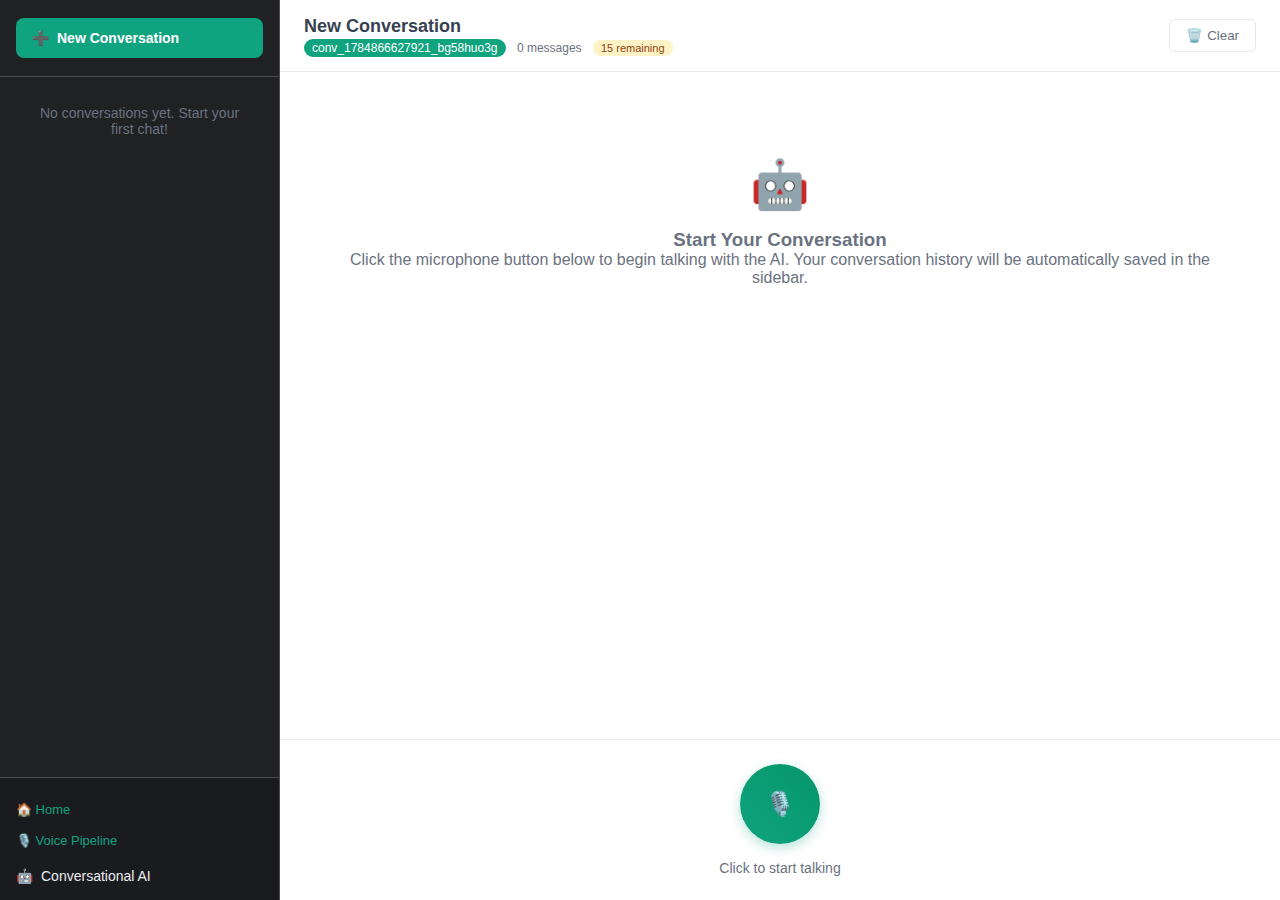
<file: templates/conversational_agent_new.html>
<!DOCTYPE html>
<html lang="en">
<head>
    <meta charset="UTF-8">
    <meta name="viewport" content="width=device-width, initial-scale=1.0">
    <title>Day 10: Conversational AI Agent | 30 Days Voice Agents</title>
    <style>
        * {
            margin: 0;
            padding: 0;
            box-sizing: border-box;
        }
        
        body {
            font-family: -apple-system, BlinkMacSystemFont, 'Segoe UI', Roboto, sans-serif;
            background: #f7f7f8;
            height: 100vh;
            overflow: hidden;
            color: #333;
        }
        
        .chat-container {
            display: flex;
            height: 100vh;
        }
        
        /* Sidebar Styles */
        .sidebar {
            width: 280px;
            background: #202123;
            border-right: 1px solid #4d4d4f;
            display: flex;
            flex-direction: column;
            position: relative;
        }
        
        .sidebar-header {
            padding: 18px 16px;
            border-bottom: 1px solid #4d4d4f;
        }
        
        .new-chat-btn {
            width: 100%;
            background: #10a37f;
            color: white;
            border: none;
            padding: 12px 16px;
            border-radius: 8px;
            font-size: 14px;
            font-weight: 600;
            cursor: pointer;
            transition: all 0.2s;
            display: flex;
            align-items: center;
            gap: 8px;
        }
        
        .new-chat-btn:hover {
            background: #1a7f64;
            transform: translateY(-1px);
        }
        
        .chat-history {
            flex: 1;
            overflow-y: auto;
            padding: 8px;
        }
        
        .chat-item {
            padding: 12px 16px;
            margin: 4px 0;
            border-radius: 8px;
            cursor: pointer;
            transition: all 0.2s;
            color: #ececf1;
            font-size: 14px;
            border: 1px solid transparent;
            display: flex;
            align-items: center;
            justify-content: space-between;
        }
        
        .chat-item:hover {
            background: #2a2b32;
        }
        
        .chat-item.active {
            background: #343541;
            border-color: #10a37f;
        }
        
        .chat-title {
            flex: 1;
            overflow: hidden;
            text-overflow: ellipsis;
            white-space: nowrap;
            margin-right: 8px;
        }
        
        .sidebar-footer {
            padding: 16px;
            border-top: 1px solid #4d4d4f;
            background: #1a1b1e;
        }
        
        .navigation-links {
            margin-bottom: 12px;
        }
        
        .nav-link-small {
            color: #10a37f;
            text-decoration: none;
            display: block;
            padding: 8px 0;
            font-size: 13px;
        }
        
        .nav-link-small:hover {
            color: #1a7f64;
        }
        
        .user-info {
            color: #ececf1;
            font-size: 14px;
            display: flex;
            align-items: center;
            gap: 8px;
        }
        
        /* Main Chat Area */
        .main-content {
            flex: 1;
            display: flex;
            flex-direction: column;
            background: white;
        }
        
        .chat-header {
            padding: 16px 24px;
            border-bottom: 1px solid #e5e7eb;
            background: white;
            display: flex;
            justify-content: space-between;
            align-items: center;
        }
        
        .chat-title-main {
            font-size: 18px;
            font-weight: 600;
            color: #374151;
        }
        
        .chat-info {
            font-size: 12px;
            color: #6b7280;
            margin-top: 4px;
        }
        
        .session-badge {
            background: #10a37f;
            color: white;
            padding: 2px 8px;
            border-radius: 10px;
            margin-right: 8px;
        }
        
        .message-limit-info {
            background: #fef3c7;
            color: #92400e;
            padding: 2px 8px;
            border-radius: 10px;
            margin-left: 8px;
            font-size: 11px;
        }
        
        .chat-messages {
            flex: 1;
            overflow-y: auto;
            padding: 24px;
        }
        
        .message {
            margin-bottom: 24px;
            display: flex;
            align-items: flex-start;
            gap: 12px;
        }
        
        .message.user {
            flex-direction: row-reverse;
        }
        
        .message-avatar {
            width: 32px;
            height: 32px;
            border-radius: 50%;
            display: flex;
            align-items: center;
            justify-content: center;
            font-size: 16px;
            flex-shrink: 0;
        }
        
        .message.user .message-avatar {
            background: #10a37f;
            color: white;
        }
        
        .message.assistant .message-avatar {
            background: #6366f1;
            color: white;
        }
        
        .message-content {
            max-width: 70%;
            padding: 12px 16px;
            border-radius: 16px;
            line-height: 1.5;
        }
        
        .message.user .message-content {
            background: #10a37f;
            color: white;
            border-bottom-right-radius: 4px;
        }
        
        .message.assistant .message-content {
            background: #f3f4f6;
            color: #374151;
            border-bottom-left-radius: 4px;
        }
        
        .empty-state {
            text-align: center;
            padding: 60px 20px;
            color: #6b7280;
        }
        
        .empty-state-icon {
            font-size: 48px;
            margin-bottom: 16px;
        }
        
        /* Voice Input Area */
        .voice-input-area {
            padding: 24px;
            border-top: 1px solid #e5e7eb;
            background: white;
        }
        
        .recording-section {
            display: flex;
            flex-direction: column;
            align-items: center;
            gap: 16px;
        }
        
        .record-button {
            width: 80px;
            height: 80px;
            border-radius: 50%;
            border: none;
            background: linear-gradient(45deg, #10a37f, #059669);
            color: white;
            font-size: 24px;
            cursor: pointer;
            transition: all 0.3s ease;
            display: flex;
            align-items: center;
            justify-content: center;
            box-shadow: 0 4px 12px rgba(16, 163, 127, 0.3);
        }
        
        .record-button:hover {
            transform: scale(1.05);
            box-shadow: 0 6px 20px rgba(16, 163, 127, 0.4);
        }
        
        .record-button.recording {
            background: linear-gradient(45deg, #ef4444, #dc2626);
            animation: pulse 1.5s infinite;
        }
        
        @keyframes pulse {
            0% { transform: scale(1); }
            50% { transform: scale(1.1); }
            100% { transform: scale(1); }
        }
        
        .recording-status {
            text-align: center;
            color: #6b7280;
            font-size: 14px;
        }
        
        /* Progress Indicator */
        .progress-indicator {
            padding: 16px 24px;
            background: #f9fafb;
            border-top: 1px solid #e5e7eb;
            display: none;
        }
        
        .progress-steps {
            display: flex;
            justify-content: center;
            gap: 12px;
            margin-bottom: 12px;
        }
        
        .progress-step {
            padding: 6px 12px;
            border-radius: 15px;
            font-size: 12px;
            background: #e5e7eb;
            color: #6b7280;
            transition: all 0.3s ease;
        }
        
        .progress-step.active {
            background: #3b82f6;
            color: white;
        }
        
        .progress-step.completed {
            background: #10b981;
            color: white;
        }
        
        /* Message Limit Warning */
        .limit-warning {
            background: #fef3c7;
            border: 1px solid #f59e0b;
            border-radius: 8px;
            padding: 12px 16px;
            margin: 16px 24px;
            display: none;
        }
        
        .limit-warning.show {
            display: block;
        }
        
        .limit-warning-text {
            color: #92400e;
            font-size: 14px;
            margin-bottom: 8px;
        }
        
        .limit-warning-btn {
            background: #f59e0b;
            color: white;
            border: none;
            padding: 6px 12px;
            border-radius: 4px;
            cursor: pointer;
            font-size: 12px;
        }
        
        /* Responsive Design */
        @media (max-width: 768px) {
            .sidebar {
                width: 100%;
                position: absolute;
                z-index: 1000;
                transform: translateX(-100%);
                transition: transform 0.3s ease;
            }
            
            .sidebar.open {
                transform: translateX(0);
            }
            
            .main-content {
                width: 100%;
            }
            
            .chat-header {
                padding: 12px 16px;
            }
            
            .chat-messages {
                padding: 16px;
            }
            
            .voice-input-area {
                padding: 16px;
            }
        }
    </style>
</head>
<body>
    <div class="chat-container">
        <!-- Sidebar -->
        <div class="sidebar">
            <div class="sidebar-header">
                <button class="new-chat-btn" onclick="startNewChat()">
                    <span>➕</span>
                    New Conversation
                </button>
            </div>
            
            <div class="chat-history" id="chatHistory">
                <div style="text-align: center; color: #6b7280; padding: 20px; font-size: 14px;">
                    <div class="loading-dots" style="display: flex; justify-content: center; gap: 4px; margin-bottom: 8px;">
                        <div class="loading-dot" style="width: 6px; height: 6px; border-radius: 50%; background: #6b7280; animation: bounce 1.4s ease-in-out infinite;"></div>
                        <div class="loading-dot" style="width: 6px; height: 6px; border-radius: 50%; background: #6b7280; animation: bounce 1.4s ease-in-out infinite 0.16s;"></div>
                        <div class="loading-dot" style="width: 6px; height: 6px; border-radius: 50%; background: #6b7280; animation: bounce 1.4s ease-in-out infinite 0.32s;"></div>
                    </div>
                    <div style="margin-top: 8px;">Loading conversations...</div>
                </div>
            </div>
            
            <div class="sidebar-footer">
                <div class="navigation-links">
                    <a href="/" class="nav-link-small">🏠 Home</a>
                    <a href="/voice-pipeline" class="nav-link-small">🎙️ Voice Pipeline</a>
                </div>
                <div class="user-info">
                    <span>🤖</span>
                    <span>Conversational AI</span>
                </div>
            </div>
        </div>
        
        <!-- Main Chat Area -->
        <div class="main-content">
            <div class="chat-header">
                <div style="display: flex; align-items: center; gap: 12px;">
                    <button class="sidebar-toggle" onclick="toggleSidebar()" style="display: none; background: none; border: 1px solid #e5e7eb; padding: 8px 12px; border-radius: 6px; cursor: pointer;">☰</button>
                    <div>
                        <div class="chat-title-main" id="chatTitle">New Conversation</div>
                        <div class="chat-info">
                            <span class="session-badge" id="sessionBadge">Loading...</span>
                            <span id="messageCount">0 messages</span>
                            <span class="message-limit-info" id="limitInfo">15 remaining</span>
                        </div>
                    </div>
                </div>
                <div style="display: flex; gap: 8px;">
                    <button onclick="clearCurrentChat()" style="background: none; border: 1px solid #e5e7eb; padding: 8px 16px; border-radius: 6px; cursor: pointer; color: #6b7280;">
                        🗑️ Clear
                    </button>
                </div>
            </div>
            
            <div class="limit-warning" id="limitWarning">
                <div class="limit-warning-text">You've reached the maximum number of messages (15) for this conversation.</div>
                <button class="limit-warning-btn" onclick="startNewChat()">Start New Conversation</button>
            </div>
            
            <div class="chat-messages" id="chatMessages">
                <div class="empty-state" id="emptyState">
                    <div class="empty-state-icon">🤖</div>
                    <h3>Start Your Conversation</h3>
                    <p>Click the microphone button below to begin talking with the AI. Your conversation history will be automatically saved in the sidebar.</p>
                </div>
            </div>
            
            <div class="progress-indicator" id="progressIndicator">
                <div class="progress-steps">
                    <div class="progress-step" id="step1">🎙️ Recording</div>
                    <div class="progress-step" id="step2">📝 Transcribing</div>
                    <div class="progress-step" id="step3">🧠 AI Thinking</div>
                    <div class="progress-step" id="step4">🔊 Generating Voice</div>
                </div>
            </div>
            
            <div class="voice-input-area">
                <div class="recording-section">
                    <button id="recordButton" class="record-button" onclick="toggleRecording()">
                        🎙️
                    </button>
                    <div class="recording-status" id="recordingStatus">
                        Click to start talking
                    </div>
                </div>
            </div>
        </div>
    </div>

    <script>
        let currentSessionId = null;
        let isRecording = false;
        let mediaRecorder = null;
        let audioChunks = [];
        let conversationHistory = [];
        let currentAudio = null;
        let messageCount = 0;
        const maxMessages = 15;
        
        // Initialize the app
        document.addEventListener('DOMContentLoaded', function() {
            generateSessionId();
            loadConversationHistory();
            updateMessageLimit();
        });
        
        function generateSessionId() {
            currentSessionId = 'conv_' + Date.now() + '_' + Math.random().toString(36).substr(2, 9);
            document.getElementById('sessionBadge').textContent = currentSessionId;
            document.getElementById('chatTitle').textContent = 'New Conversation';
        }
        
        function loadConversationHistory() {
            const history = localStorage.getItem('chatHistory') || '[]';
            const chats = JSON.parse(history);
            const historyContainer = document.getElementById('chatHistory');
            
            if (chats.length === 0) {
                historyContainer.innerHTML = `
                    <div style="text-align: center; color: #6b7280; padding: 20px; font-size: 14px;">
                        No conversations yet. Start your first chat!
                    </div>
                `;
                return;
            }
            
            historyContainer.innerHTML = '';
            chats.slice(-10).reverse().forEach(chat => {
                const chatItem = document.createElement('div');
                chatItem.className = 'chat-item';
                chatItem.onclick = () => loadChat(chat.sessionId);
                
                const title = chat.title || 'Conversation';
                const messageCount = chat.messages ? chat.messages.length : 0;
                
                chatItem.innerHTML = `
                    <div class="chat-title">${title}</div>
                    <div style="font-size: 11px; color: #9ca3af;">${messageCount} msgs</div>
                `;
                
                if (chat.sessionId === currentSessionId) {
                    chatItem.classList.add('active');
                }
                
                historyContainer.appendChild(chatItem);
            });
        }
        
        function startNewChat() {
            if (messageCount >= maxMessages) {
                // Force new chat when limit reached
                generateSessionId();
                conversationHistory = [];
                messageCount = 0;
                document.getElementById('chatMessages').innerHTML = `
                    <div class="empty-state">
                        <div class="empty-state-icon">🤖</div>
                        <h3>New Conversation Started</h3>
                        <p>Your previous conversation reached the message limit. Start fresh below!</p>
                    </div>
                `;
                document.getElementById('limitWarning').classList.remove('show');
                updateMessageLimit();
                return;
            }
            
            // Regular new chat
            generateSessionId();
            conversationHistory = [];
            messageCount = 0;
            document.getElementById('chatMessages').innerHTML = `
                <div class="empty-state">
                    <div class="empty-state-icon">🤖</div>
                    <h3>Start Your Conversation</h3>
                    <p>Click the microphone button below to begin talking with the AI.</p>
                </div>
            `;
            document.getElementById('limitWarning').classList.remove('show');
            updateMessageLimit();
            loadConversationHistory();
        }
        
        function loadChat(sessionId) {
            const history = localStorage.getItem('chatHistory') || '[]';
            const chats = JSON.parse(history);
            const chat = chats.find(c => c.sessionId === sessionId);
            
            if (chat) {
                currentSessionId = sessionId;
                conversationHistory = chat.messages || [];
                messageCount = conversationHistory.length;
                document.getElementById('sessionBadge').textContent = sessionId;
                document.getElementById('chatTitle').textContent = chat.title || 'Conversation';
                displayConversation();
                updateMessageLimit();
                loadConversationHistory(); // Refresh to show active state
            }
        }
        
        function updateMessageLimit() {
            const remaining = maxMessages - messageCount;
            const limitInfo = document.getElementById('limitInfo');
            const limitWarning = document.getElementById('limitWarning');
            
            limitInfo.textContent = `${remaining} remaining`;
            
            if (remaining <= 3 && remaining > 0) {
                limitInfo.style.background = '#f59e0b';
                limitInfo.style.color = 'white';
            } else if (remaining <= 0) {
                limitInfo.style.background = '#ef4444';
                limitInfo.style.color = 'white';
                limitInfo.textContent = 'Limit reached';
                limitWarning.classList.add('show');
            } else {
                limitInfo.style.background = '#fef3c7';
                limitInfo.style.color = '#92400e';
            }
            
            document.getElementById('messageCount').textContent = `${messageCount} messages`;
        }
        
        function displayConversation() {
            const container = document.getElementById('chatMessages');
            
            if (conversationHistory.length === 0) {
                container.innerHTML = `
                    <div class="empty-state">
                        <div class="empty-state-icon">🤖</div>
                        <h3>Start Your Conversation</h3>
                        <p>Click the microphone button below to begin talking with the AI.</p>
                    </div>
                `;
                return;
            }
            
            container.innerHTML = '';
            conversationHistory.forEach(msg => {
                const messageDiv = document.createElement('div');
                messageDiv.className = `message ${msg.role}`;
                messageDiv.innerHTML = `
                    <div class="message-avatar">${msg.role === 'user' ? '👤' : '🤖'}</div>
                    <div class="message-content">${msg.content}</div>
                `;
                container.appendChild(messageDiv);
            });
            
            container.scrollTop = container.scrollHeight;
        }
        
        function saveConversation() {
            const history = localStorage.getItem('chatHistory') || '[]';
            const chats = JSON.parse(history);
            
            const existingIndex = chats.findIndex(c => c.sessionId === currentSessionId);
            const title = conversationHistory.length > 0 ? 
                conversationHistory[0].content.substring(0, 30) + '...' : 
                'New Conversation';
            
            const chatData = {
                sessionId: currentSessionId,
                title: title,
                messages: conversationHistory,
                timestamp: new Date().toISOString()
            };
            
            if (existingIndex >= 0) {
                chats[existingIndex] = chatData;
            } else {
                chats.push(chatData);
            }
            
            // Keep only last 20 conversations
            if (chats.length > 20) {
                chats.splice(0, chats.length - 20);
            }
            
            localStorage.setItem('chatHistory', JSON.stringify(chats));
            loadConversationHistory();
        }
        
        function clearCurrentChat() {
            if (confirm('Are you sure you want to clear this conversation?')) {
                conversationHistory = [];
                messageCount = 0;
                displayConversation();
                updateMessageLimit();
                document.getElementById('limitWarning').classList.remove('show');
                
                // Remove from localStorage
                const history = localStorage.getItem('chatHistory') || '[]';
                const chats = JSON.parse(history);
                const filteredChats = chats.filter(c => c.sessionId !== currentSessionId);
                localStorage.setItem('chatHistory', JSON.stringify(filteredChats));
                loadConversationHistory();
            }
        }
        
        async function toggleRecording() {
            if (messageCount >= maxMessages) {
                alert('Conversation limit reached! Please start a new conversation.');
                return;
            }
            
            if (isRecording) {
                stopRecording();
            } else {
                startRecording();
            }
        }
        
        async function startRecording() {
            try {
                const stream = await navigator.mediaDevices.getUserMedia({ audio: true });
                mediaRecorder = new MediaRecorder(stream);
                audioChunks = [];
                
                mediaRecorder.ondataavailable = event => {
                    audioChunks.push(event.data);
                };
                
                mediaRecorder.onstop = handleRecordingComplete;
                
                mediaRecorder.start();
                isRecording = true;
                
                document.getElementById('recordButton').classList.add('recording');
                document.getElementById('recordingStatus').textContent = '🔴 Recording... Click to stop';
                
            } catch (error) {
                console.error('Error accessing microphone:', error);
                alert('Could not access microphone. Please check permissions.');
            }
        }
        
        function stopRecording() {
            if (mediaRecorder && isRecording) {
                mediaRecorder.stop();
                mediaRecorder.stream.getTracks().forEach(track => track.stop());
                isRecording = false;
                
                document.getElementById('recordButton').classList.remove('recording');
                document.getElementById('recordingStatus').textContent = 'Processing...';
            }
        }
        
        async function handleRecordingComplete() {
            const audioBlob = new Blob(audioChunks, { type: 'audio/wav' });
            
            // Show progress
            showProgress();
            
            try {
                // Step 1: Upload and process audio
                updateProgress(1, 'active');
                const formData = new FormData();
                formData.append('audio', audioBlob, 'recording.wav');
                formData.append('session_id', currentSessionId);
                
                const response = await fetch(`/agent/chat/${currentSessionId}`, {
                    method: 'POST',
                    body: formData
                });
                
                if (!response.ok) {
                    throw new Error('Network response was not ok');
                }
                
                updateProgress(1, 'completed');
                updateProgress(2, 'completed');
                updateProgress(3, 'completed');
                updateProgress(4, 'active');
                
                const result = await response.json();
                
                updateProgress(4, 'completed');
                
                if (result.user_message && result.ai_response) {
                    // Add to conversation history
                    conversationHistory.push({
                        role: 'user',
                        content: result.user_message
                    });
                    conversationHistory.push({
                        role: 'assistant',
                        content: result.ai_response
                    });
                    
                    messageCount += 2;
                    displayConversation();
                    saveConversation();
                    updateMessageLimit();
                    
                    // Play AI response
                    if (result.audio_url) {
                        if (currentAudio) {
                            currentAudio.pause();
                        }
                        currentAudio = new Audio(result.audio_url);
                        currentAudio.play().catch(e => console.log('Audio play failed:', e));
                    }
                }
                
            } catch (error) {
                console.error('Error processing conversation:', error);
                alert('Error processing your message. Please try again.');
            } finally {
                hideProgress();
                document.getElementById('recordingStatus').textContent = 'Click to start talking';
            }
        }
        
        function showProgress() {
            document.getElementById('progressIndicator').style.display = 'block';
            resetProgress();
        }
        
        function hideProgress() {
            document.getElementById('progressIndicator').style.display = 'none';
        }
        
        function resetProgress() {
            for (let i = 1; i <= 4; i++) {
                const step = document.getElementById(`step${i}`);
                step.classList.remove('active', 'completed');
            }
        }
        
        function updateProgress(stepNumber, status) {
            const step = document.getElementById(`step${stepNumber}`);
            step.classList.remove('active', 'completed');
            if (status) {
                step.classList.add(status);
            }
        }
        
        function toggleSidebar() {
            const sidebar = document.querySelector('.sidebar');
            sidebar.classList.toggle('open');
        }
        
        // Mobile responsiveness
        if (window.innerWidth <= 768) {
            document.querySelector('.sidebar-toggle').style.display = 'block';
        }
        
        // Animation for loading dots
        const style = document.createElement('style');
        style.textContent = `
            @keyframes bounce {
                0%, 80%, 100% { transform: translateY(0); }
                40% { transform: translateY(-10px); }
            }
        `;
        document.head.appendChild(style);
    </script>
</body>
</html>
</file>
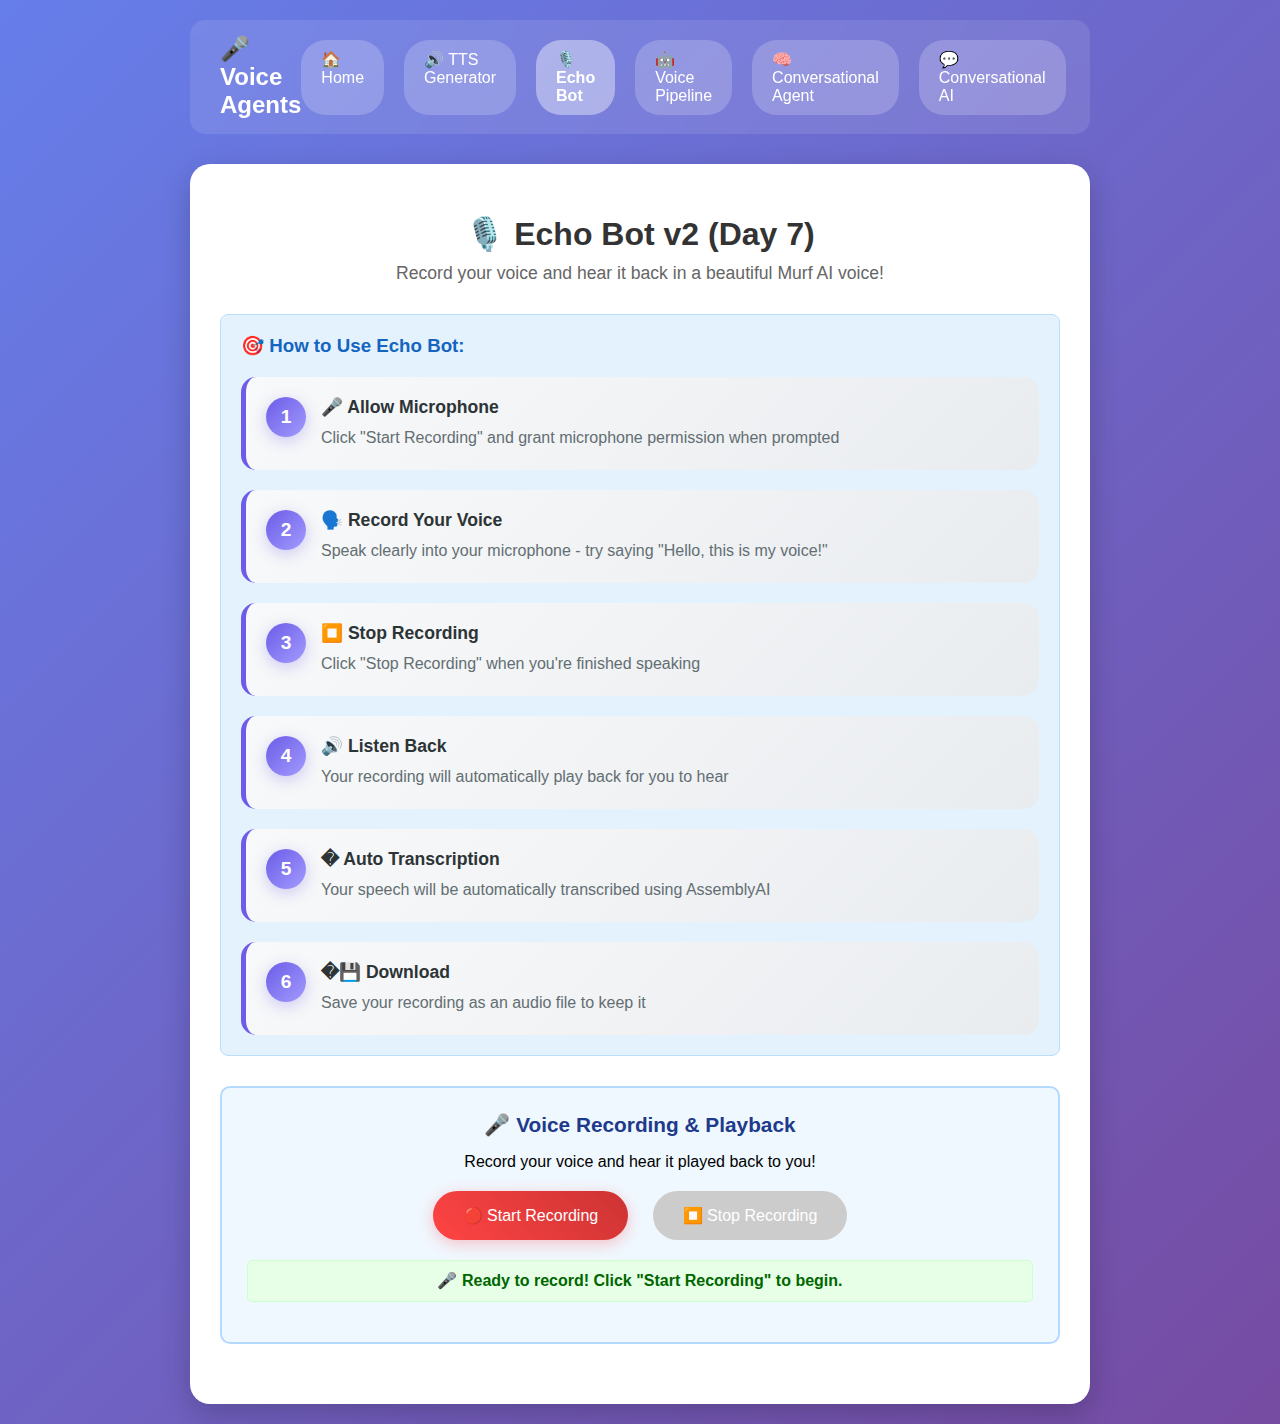
<file: templates/echo.html>
<!DOCTYPE html>
<html lang="en">
<head>
    <meta charset="UTF-8">
    <meta name="viewport" content="width=device-width, initial-scale=1.0">
    <title>Echo Bot v2 - Day 7 Voice Agents Project</title>
    <style>
        body {
            font-family: Arial, sans-serif;
            max-width: 900px;
            margin: 0 auto;
            padding: 20px;
            background: linear-gradient(135deg, #667eea 0%, #764ba2 100%);
            min-height: 100vh;
        }
        
        .navbar {
            background: rgba(255, 255, 255, 0.1);
            backdrop-filter: blur(10px);
            border-radius: 15px;
            padding: 15px 30px;
            margin-bottom: 30px;
            display: flex;
            justify-content: space-between;
            align-items: center;
        }
        
        .navbar h1 {
            margin: 0;
            font-size: 1.5rem;
            color: white;
        }
        
        .nav-links {
            display: flex;
            gap: 20px;
        }
        
        .nav-links a {
            color: white;
            text-decoration: none;
            padding: 10px 20px;
            border-radius: 25px;
            background: rgba(255, 255, 255, 0.2);
            transition: all 0.3s ease;
        }
        
        .nav-links a:hover {
            background: rgba(255, 255, 255, 0.3);
            transform: translateY(-2px);
        }
        
        .nav-links a.active {
            background: rgba(255, 255, 255, 0.4);
            font-weight: bold;
        }
        
        .container {
            background: white;
            padding: 30px;
            border-radius: 20px;
            box-shadow: 0 10px 30px rgba(0,0,0,0.2);
            text-align: center;
        }
        
        h1 {
            color: #333;
            margin-bottom: 10px;
        }
        
        .page-info {
            color: #666;
            font-size: 1.1rem;
            margin-bottom: 30px;
        }
        
        /* Echo Bot Styles */
        .echo-section {
            background: #f0f8ff;
            border: 2px solid #b3d9ff;
            border-radius: 10px;
            padding: 25px;
            margin: 30px 0;
            text-align: center;
        }
        
        .echo-title {
            color: #1e3a8a;
            font-size: 1.3rem;
            margin-bottom: 15px;
            font-weight: bold;
        }
        
        .recording-controls {
            margin: 20px 0;
        }
        
        .record-btn {
            background: linear-gradient(45deg, #ff4444, #cc3333);
            color: white;
            padding: 15px 30px;
            border: none;
            border-radius: 50px;
            cursor: pointer;
            font-size: 16px;
            margin: 0 10px;
            transition: all 0.3s ease;
            box-shadow: 0 4px 15px rgba(255, 68, 68, 0.3);
        }
        
        .record-btn:hover:not(:disabled) {
            transform: translateY(-2px);
            box-shadow: 0 6px 20px rgba(255, 68, 68, 0.4);
        }
        
        .record-btn:disabled {
            background: #cccccc;
            cursor: not-allowed;
            transform: none;
            box-shadow: none;
        }
        
        .recording-status {
            padding: 10px;
            border-radius: 5px;
            margin: 15px 0;
            font-weight: bold;
            min-height: 20px;
        }
        
        .recording-status.recording {
            background: #ffe6e6;
            color: #cc0000;
            border: 1px solid #ffcccc;
            animation: pulse 1.5s infinite;
        }
        
        .recording-status.ready {
            background: #e6ffe6;
            color: #006600;
            border: 1px solid #ccffcc;
        }
        
        .recording-status.error {
            background: #f8d7da;
            color: #721c24;
            border: 1px solid #f5c6cb;
        }
        
        /* Upload Status Styles */
        .upload-status {
            padding: 10px;
            border-radius: 5px;
            margin: 15px 0;
            font-weight: bold;
            min-height: 20px;
        }
        
        .upload-status.uploading {
            background: #fff3cd;
            color: #856404;
            border: 1px solid #ffeaa7;
            animation: pulse 1.5s infinite;
        }
        
        .upload-status.success {
            background: #d4edda;
            color: #155724;
            border: 1px solid #c3e6cb;
        }
        
        .upload-status.error {
            background: #f8d7da;
            color: #721c24;
            border: 1px solid #f5c6cb;
        }
        
        /* Transcription Status Styles */
        .transcription-status {
            padding: 10px;
            border-radius: 5px;
            margin: 15px 0;
            font-weight: bold;
            min-height: 20px;
        }
        
        .transcription-status.uploading {
            background: #e2e3e5;
            color: #495057;
            border: 1px solid #ced4da;
            animation: pulse 1.5s infinite;
        }
        
        .transcription-status.success {
            background: #d1ecf1;
            color: #0c5460;
            border: 1px solid #bee5eb;
        }
        
        .transcription-status.error {
            background: #f8d7da;
            color: #721c24;
            border: 1px solid #f5c6cb;
        }
        
        /* Transcription Results Styles */
        .transcription-text {
            background: #f8f9fa;
            border: 1px solid #dee2e6;
            border-radius: 5px;
            padding: 15px;
            margin: 10px 0;
            font-style: italic;
            line-height: 1.5;
        }
        
        .transcription-details {
            background: #e9ecef;
            border: 1px solid #ced4da;
            border-radius: 5px;
            padding: 10px;
            margin: 10px 0;
            font-size: 14px;
        }
        
        @keyframes pulse {
            0% { opacity: 1; }
            50% { opacity: 0.5; }
            100% { opacity: 1; }
        }
        
        .playback-section {
            background: #fff3cd;
            border: 1px solid #ffeaa7;
            border-radius: 8px;
            padding: 20px;
            margin-top: 20px;
        }
        
        .playback-section h3 {
            color: #856404;
            margin-bottom: 15px;
        }
        
        .recording-info {
            margin-top: 15px;
        }
        
        .download-btn {
            background: linear-gradient(45deg, #28a745, #20c997);
            color: white;
            padding: 10px 20px;
            border: none;
            border-radius: 5px;
            cursor: pointer;
            font-size: 14px;
            margin-top: 10px;
            transition: all 0.3s ease;
        }
        
        .download-btn:hover {
            background: linear-gradient(45deg, #20c997, #28a745);
            transform: translateY(-1px);
        }
        
        audio {
            width: 100%;
            margin: 10px 0;
        }
        
        .instructions {
            background: #e3f2fd;
            border: 1px solid #bbdefb;
            border-radius: 8px;
            padding: 20px;
            margin: 20px 0;
            text-align: left;
        }
        
        .instructions h3 {
            color: #1565c0;
            margin-top: 0;
        }
        
        .instructions ol {
            color: #424242;
            line-height: 1.6;
        }
        
        .steps-container {
            display: flex;
            flex-direction: column;
            gap: 20px;
            margin-top: 20px;
        }
        
        .step {
            display: flex;
            align-items: flex-start;
            gap: 15px;
            padding: 20px;
            background: linear-gradient(135deg, #f8f9fa 0%, #e9ecef 100%);
            border-radius: 15px;
            border-left: 5px solid #6c5ce7;
            transition: all 0.3s ease;
        }
        
        .step:hover {
            transform: translateY(-2px);
            box-shadow: 0 8px 25px rgba(108, 92, 231, 0.15);
        }
        
        .step-number {
            background: linear-gradient(135deg, #6c5ce7, #a29bfe);
            color: white;
            width: 40px;
            height: 40px;
            border-radius: 50%;
            display: flex;
            align-items: center;
            justify-content: center;
            font-weight: bold;
            font-size: 1.2rem;
            flex-shrink: 0;
            box-shadow: 0 4px 15px rgba(108, 92, 231, 0.3);
        }
        
        .step-content {
            flex: 1;
        }
        
        .step-content h4 {
            margin: 0 0 8px 0;
            color: #2d3436;
            font-size: 1.1rem;
            font-weight: 600;
        }
        
        .step-content p {
            margin: 0;
            color: #636e72;
            line-height: 1.5;
        }
        
        @media (max-width: 768px) {
            .navbar {
                flex-direction: column;
                gap: 20px;
            }
            
            .nav-links {
                flex-wrap: wrap;
                justify-content: center;
            }
            
            .record-btn {
                display: block;
                margin: 10px auto;
            }
            
            .step {
                padding: 15px;
                gap: 12px;
            }
            
            .step-number {
                width: 35px;
                height: 35px;
                font-size: 1rem;
            }
            
            .step-content h4 {
                font-size: 1rem;
            }
        }
    </style>
</head>
<body>
    <nav class="navbar">
        <h1>🎤 Voice Agents</h1>
        <div class="nav-links">
            <a href="/">🏠 Home</a>
            <a href="/tts">🔊 TTS Generator</a>
            <a href="/echo" class="active">🎙️ Echo Bot</a>
            <a href="/voice-pipeline">🤖 Voice Pipeline</a>
            <a href="/conversational-agent">🧠 Conversational Agent</a>
            <a href="/conversational-agent">💬 Conversational AI</a>
        </div>
    </nav>
    
    <div class="container">
        <h1>🎙️ Echo Bot v2 (Day 7)</h1>
        <div class="page-info">Record your voice and hear it back in a beautiful Murf AI voice!</div>
        
        <div class="instructions">
            <h3>🎯 How to Use Echo Bot:</h3>
            <div class="steps-container">
                <div class="step">
                    <div class="step-number">1</div>
                    <div class="step-content">
                        <h4>🎤 Allow Microphone</h4>
                        <p>Click "Start Recording" and grant microphone permission when prompted</p>
                    </div>
                </div>
                <div class="step">
                    <div class="step-number">2</div>
                    <div class="step-content">
                        <h4>🗣️ Record Your Voice</h4>
                        <p>Speak clearly into your microphone - try saying "Hello, this is my voice!"</p>
                    </div>
                </div>
                <div class="step">
                    <div class="step-number">3</div>
                    <div class="step-content">
                        <h4>⏹️ Stop Recording</h4>
                        <p>Click "Stop Recording" when you're finished speaking</p>
                    </div>
                </div>
                <div class="step">
                    <div class="step-number">4</div>
                    <div class="step-content">
                        <h4>🔊 Listen Back</h4>
                        <p>Your recording will automatically play back for you to hear</p>
                    </div>
                </div>
                <div class="step">
                    <div class="step-number">5</div>
                    <div class="step-content">
                        <h4>� Auto Transcription</h4>
                        <p>Your speech will be automatically transcribed using AssemblyAI</p>
                    </div>
                </div>
                <div class="step">
                    <div class="step-number">6</div>
                    <div class="step-content">
                        <h4>�💾 Download</h4>
                        <p>Save your recording as an audio file to keep it</p>
                    </div>
                </div>
            </div>
        </div>
        
        <!-- Echo Bot Section -->
        <div class="echo-section">
            <div class="echo-title">🎤 Voice Recording & Playback</div>
            <p>Record your voice and hear it played back to you!</p>
            
            <div class="recording-controls">
                <button id="startRecordBtn" class="record-btn">🔴 Start Recording</button>
                <button id="stopRecordBtn" class="record-btn" disabled>⏹️ Stop Recording</button>
            </div>
            
            <div id="recordingStatus" class="recording-status"></div>
            
            <div id="playbackSection" class="playback-section" style="display: none;">
                <h3>🔊 Your Recording:</h3>
                <audio id="playbackAudio" controls>
                    Your browser does not support the audio element.
                </audio>
                <div class="recording-info">
                    <p id="recordingInfo"></p>
                    <button id="downloadBtn" class="download-btn">💾 Download Recording</button>
                </div>
            </div>

            <!-- Day 6: Transcription Section -->
            <div id="transcriptionSection" class="transcription-section" style="display: none;">
                <h3>📝 Speech Transcription</h3>
                <div id="transcriptionStatus" class="transcription-status"></div>
                <div id="transcriptionText" class="transcription-text"></div>
                <div id="transcriptionDetails" class="transcription-details"></div>
            </div>
        </div>
    </div>
    
    <script src="/static/echo.js"></script>
</body>
</html>
</file>
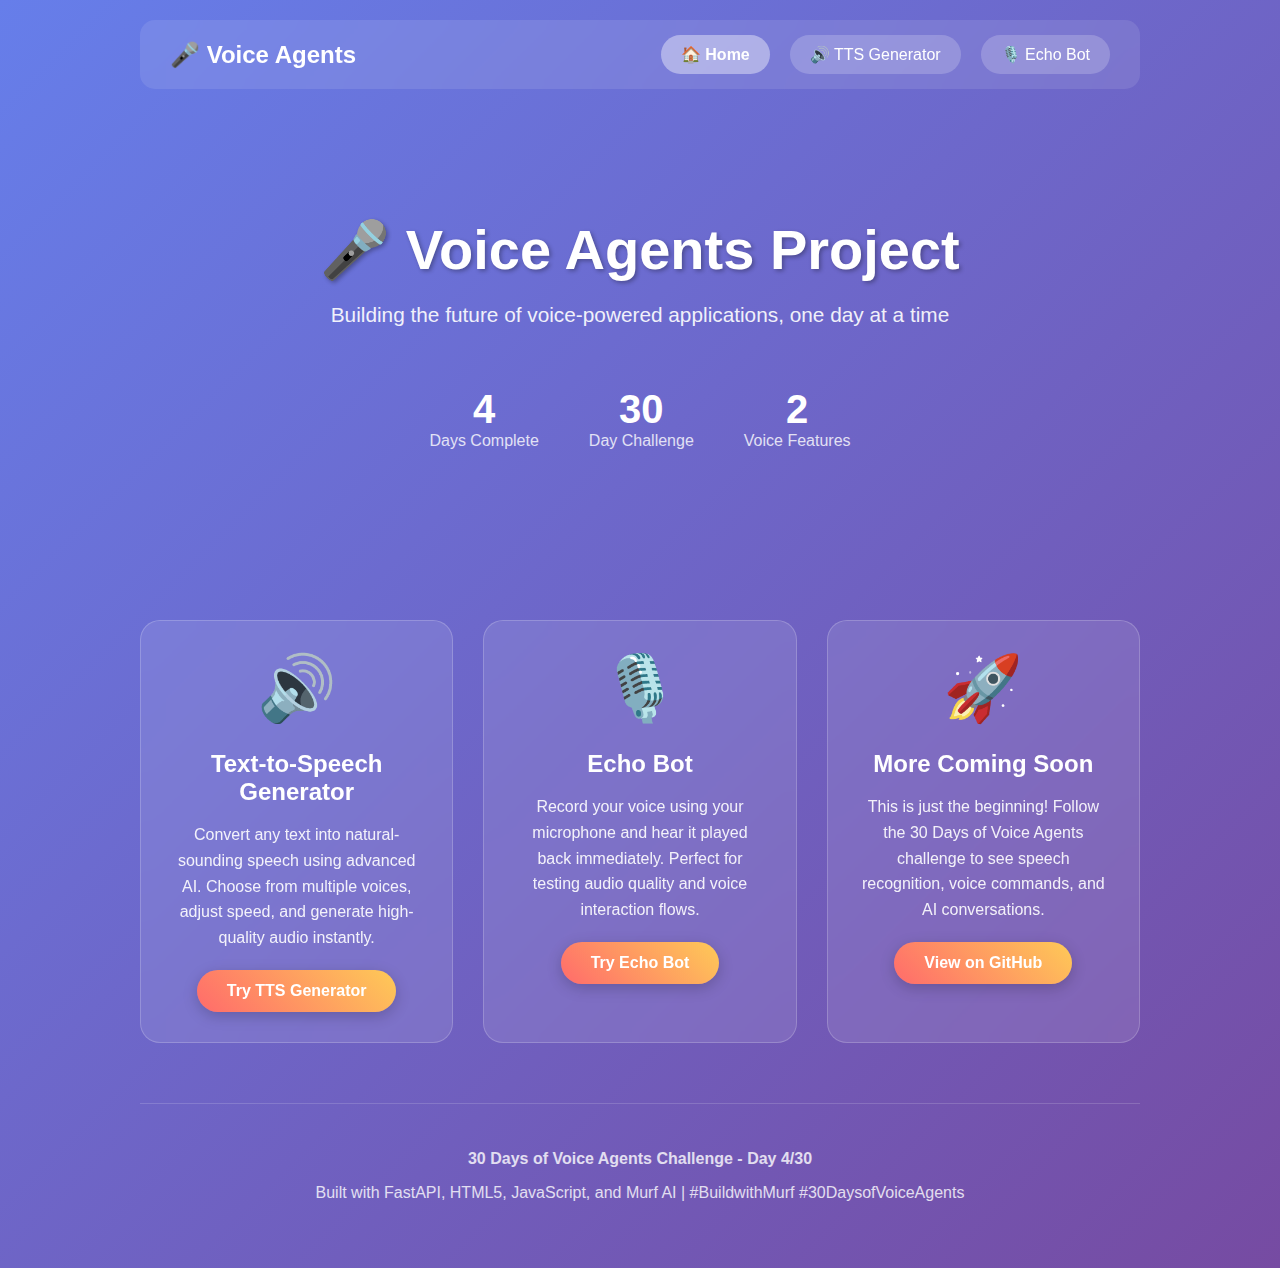
<file: templates/home.html>
<!DOCTYPE html>
<html lang="en">
<head>
    <meta charset="UTF-8">
    <meta name="viewport" content="width=device-width, initial-scale=1.0">
    <title>Voice Agents Project - Home</title>
    <style>
        body {
            font-family: Arial, sans-serif;
            max-width: 1000px;
            margin: 0 auto;
            padding: 20px;
            background: linear-gradient(135deg, #667eea 0%, #764ba2 100%);
            min-height: 100vh;
            color: white;
        }
        
        .navbar {
            background: rgba(255, 255, 255, 0.1);
            backdrop-filter: blur(10px);
            border-radius: 15px;
            padding: 15px 30px;
            margin-bottom: 30px;
            display: flex;
            justify-content: space-between;
            align-items: center;
        }
        
        .navbar h1 {
            margin: 0;
            font-size: 1.5rem;
        }
        
        .nav-links {
            display: flex;
            gap: 20px;
        }
        
        .nav-links a {
            color: white;
            text-decoration: none;
            padding: 10px 20px;
            border-radius: 25px;
            background: rgba(255, 255, 255, 0.2);
            transition: all 0.3s ease;
        }
        
        .nav-links a:hover {
            background: rgba(255, 255, 255, 0.3);
            transform: translateY(-2px);
        }
        
        .nav-links a.active {
            background: rgba(255, 255, 255, 0.4);
            font-weight: bold;
        }
        
        .hero {
            text-align: center;
            padding: 60px 0;
        }
        
        .hero h1 {
            font-size: 3.5rem;
            margin-bottom: 20px;
            text-shadow: 2px 2px 4px rgba(0,0,0,0.3);
        }
        
        .hero p {
            font-size: 1.3rem;
            margin-bottom: 40px;
            opacity: 0.9;
        }
        
        .features {
            display: grid;
            grid-template-columns: repeat(auto-fit, minmax(300px, 1fr));
            gap: 30px;
            margin: 50px 0;
        }
        
        .feature-card {
            background: rgba(255, 255, 255, 0.1);
            backdrop-filter: blur(10px);
            border-radius: 20px;
            padding: 30px;
            text-align: center;
            transition: all 0.3s ease;
            border: 1px solid rgba(255, 255, 255, 0.2);
        }
        
        .feature-card:hover {
            transform: translateY(-10px);
            background: rgba(255, 255, 255, 0.15);
        }
        
        .feature-icon {
            font-size: 4rem;
            margin-bottom: 20px;
            display: block;
        }
        
        .feature-card h3 {
            font-size: 1.5rem;
            margin-bottom: 15px;
        }
        
        .feature-card p {
            opacity: 0.9;
            line-height: 1.6;
            margin-bottom: 20px;
        }
        
        .cta-button {
            background: linear-gradient(45deg, #ff6b6b, #feca57);
            color: white;
            padding: 12px 30px;
            border: none;
            border-radius: 25px;
            font-size: 1rem;
            font-weight: bold;
            cursor: pointer;
            text-decoration: none;
            display: inline-block;
            transition: all 0.3s ease;
            box-shadow: 0 4px 15px rgba(0,0,0,0.2);
        }
        
        .cta-button:hover {
            transform: translateY(-2px);
            box-shadow: 0 6px 20px rgba(0,0,0,0.3);
        }
        
        .stats {
            display: flex;
            justify-content: center;
            gap: 50px;
            margin: 60px 0;
            flex-wrap: wrap;
        }
        
        .stat {
            text-align: center;
        }
        
        .stat-number {
            font-size: 2.5rem;
            font-weight: bold;
            display: block;
        }
        
        .stat-label {
            opacity: 0.8;
            font-size: 1rem;
        }
        
        .footer {
            text-align: center;
            margin-top: 60px;
            padding: 30px 0;
            border-top: 1px solid rgba(255, 255, 255, 0.2);
            opacity: 0.8;
        }
        
        @media (max-width: 768px) {
            .navbar {
                flex-direction: column;
                gap: 20px;
            }
            
            .hero h1 {
                font-size: 2.5rem;
            }
            
            .nav-links {
                flex-wrap: wrap;
                justify-content: center;
            }
        }
    </style>
</head>
<body>
    <nav class="navbar">
        <h1>🎤 Voice Agents</h1>
        <div class="nav-links">
            <a href="/" class="active">🏠 Home</a>
            <a href="/tts">🔊 TTS Generator</a>
            <a href="/echo">🎙️ Echo Bot</a>
        </div>
    </nav>
    
    <section class="hero">
        <h1>🎤 Voice Agents Project</h1>
        <p>Building the future of voice-powered applications, one day at a time</p>
        <div class="stats">
            <div class="stat">
                <span class="stat-number">4</span>
                <span class="stat-label">Days Complete</span>
            </div>
            <div class="stat">
                <span class="stat-number">30</span>
                <span class="stat-label">Day Challenge</span>
            </div>
            <div class="stat">
                <span class="stat-number">2</span>
                <span class="stat-label">Voice Features</span>
            </div>
        </div>
    </section>
    
    <section class="features">
        <div class="feature-card">
            <span class="feature-icon">🔊</span>
            <h3>Text-to-Speech Generator</h3>
            <p>Convert any text into natural-sounding speech using advanced AI. Choose from multiple voices, adjust speed, and generate high-quality audio instantly.</p>
            <a href="/tts" class="cta-button">Try TTS Generator</a>
        </div>
        
        <div class="feature-card">
            <span class="feature-icon">🎙️</span>
            <h3>Echo Bot</h3>
            <p>Record your voice using your microphone and hear it played back immediately. Perfect for testing audio quality and voice interaction flows.</p>
            <a href="/echo" class="cta-button">Try Echo Bot</a>
        </div>
        
        <div class="feature-card">
            <span class="feature-icon">🚀</span>
            <h3>More Coming Soon</h3>
            <p>This is just the beginning! Follow the 30 Days of Voice Agents challenge to see speech recognition, voice commands, and AI conversations.</p>
            <a href="https://github.com/Keerthi2311/voice-agents-project" class="cta-button" target="_blank">View on GitHub</a>
        </div>
    </section>
    
    <footer class="footer">
        <p><strong>30 Days of Voice Agents Challenge - Day 4/30</strong></p>
        <p>Built with FastAPI, HTML5, JavaScript, and Murf AI | #BuildwithMurf #30DaysofVoiceAgents</p>
    </footer>
</body>
</html>
</file>
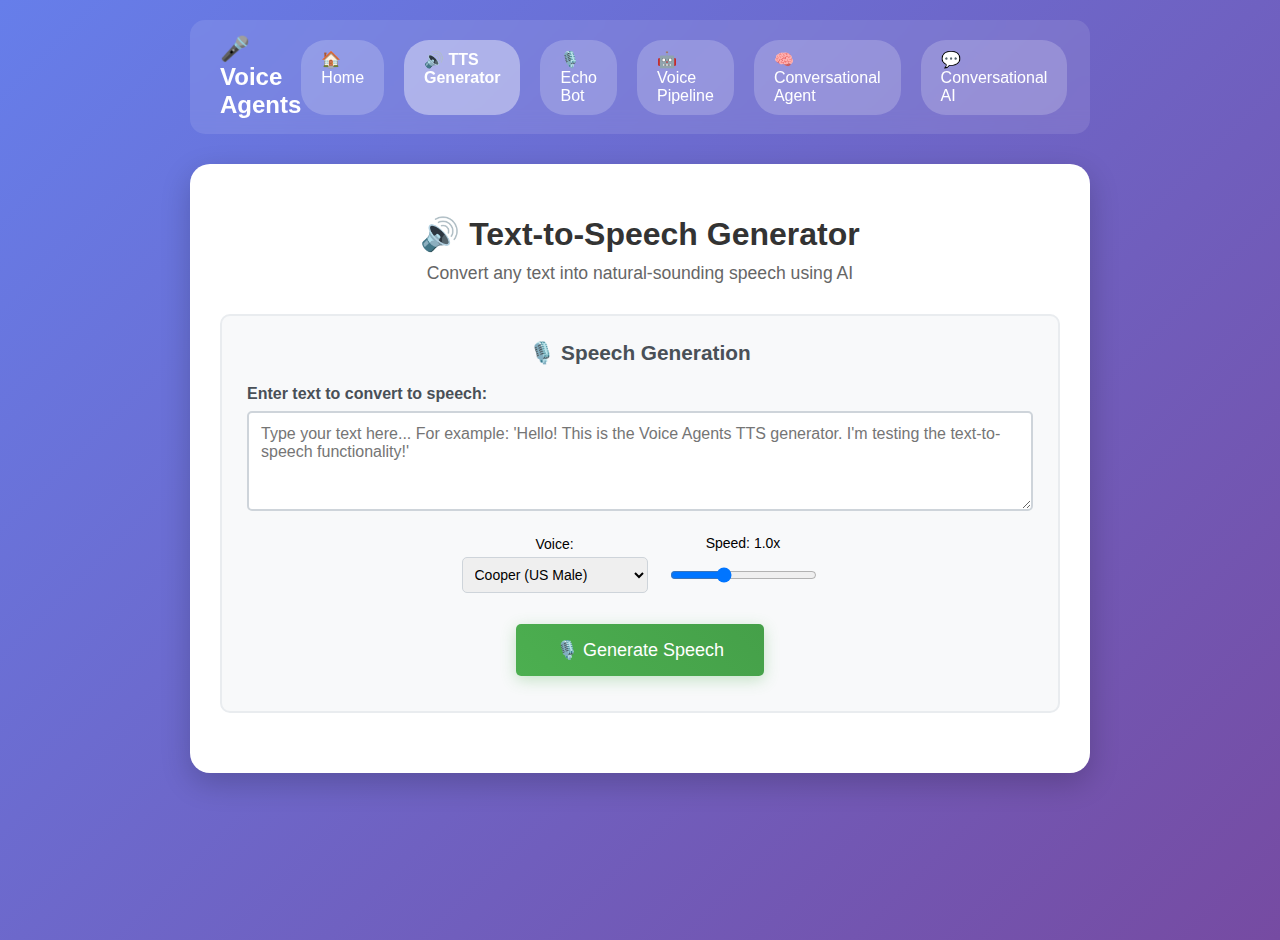
<file: templates/tts.html>
<!DOCTYPE html>
<html lang="en">
<head>
    <meta charset="UTF-8">
    <meta name="viewport" content="width=device-width, initial-scale=1.0">
    <title>TTS Generator - Voice Agents Project</title>
    <style>
        body {
            font-family: Arial, sans-serif;
            max-width: 900px;
            margin: 0 auto;
            padding: 20px;
            background: linear-gradient(135deg, #667eea 0%, #764ba2 100%);
            min-height: 100vh;
        }
        
        .navbar {
            background: rgba(255, 255, 255, 0.1);
            backdrop-filter: blur(10px);
            border-radius: 15px;
            padding: 15px 30px;
            margin-bottom: 30px;
            display: flex;
            justify-content: space-between;
            align-items: center;
        }
        
        .navbar h1 {
            margin: 0;
            font-size: 1.5rem;
            color: white;
        }
        
        .nav-links {
            display: flex;
            gap: 20px;
        }
        
        .nav-links a {
            color: white;
            text-decoration: none;
            padding: 10px 20px;
            border-radius: 25px;
            background: rgba(255, 255, 255, 0.2);
            transition: all 0.3s ease;
        }
        
        .nav-links a:hover {
            background: rgba(255, 255, 255, 0.3);
            transform: translateY(-2px);
        }
        
        .nav-links a.active {
            background: rgba(255, 255, 255, 0.4);
            font-weight: bold;
        }
        
        .container {
            background: white;
            padding: 30px;
            border-radius: 20px;
            box-shadow: 0 10px 30px rgba(0,0,0,0.2);
            text-align: center;
        }
        
        h1 {
            color: #333;
            margin-bottom: 10px;
        }
        
        .page-info {
            color: #666;
            font-size: 1.1rem;
            margin-bottom: 30px;
        }
        
        /* TTS Interface Styles */
        .tts-section {
            background: #f8f9fa;
            border: 2px solid #e9ecef;
            border-radius: 10px;
            padding: 25px;
            margin: 30px 0;
        }
        
        .tts-title {
            color: #495057;
            font-size: 1.3rem;
            margin-bottom: 20px;
            font-weight: bold;
        }
        
        .input-group {
            margin-bottom: 20px;
        }
        
        .input-group label {
            display: block;
            text-align: left;
            margin-bottom: 8px;
            font-weight: bold;
            color: #495057;
        }
        
        #textInput {
            width: 100%;
            height: 100px;
            padding: 12px;
            border: 2px solid #ced4da;
            border-radius: 5px;
            font-size: 16px;
            font-family: Arial, sans-serif;
            resize: vertical;
            box-sizing: border-box;
        }
        
        #textInput:focus {
            outline: none;
            border-color: #4CAF50;
            box-shadow: 0 0 5px rgba(76, 175, 80, 0.3);
        }
        
        .voice-controls {
            display: flex;
            gap: 20px;
            justify-content: center;
            align-items: center;
            margin: 20px 0;
            flex-wrap: wrap;
        }
        
        .voice-group {
            display: flex;
            flex-direction: column;
            align-items: center;
        }
        
        .voice-group label {
            margin-bottom: 5px;
            font-size: 14px;
        }
        
        select, input[type="range"] {
            padding: 8px;
            border: 1px solid #ced4da;
            border-radius: 5px;
            font-size: 14px;
        }
        
        button {
            background: #4CAF50;
            color: white;
            padding: 12px 30px;
            border: none;
            border-radius: 5px;
            cursor: pointer;
            font-size: 16px;
            margin: 10px;
            transition: all 0.3s ease;
        }
        
        button:hover {
            background: #45a049;
            transform: translateY(-1px);
        }
        
        button:disabled {
            background: #cccccc;
            cursor: not-allowed;
            transform: none;
        }
        
        .generate-btn {
            background: linear-gradient(45deg, #4CAF50, #45a049);
            font-size: 18px;
            padding: 15px 40px;
            box-shadow: 0 4px 15px rgba(76, 175, 80, 0.3);
        }
        
        .generate-btn:hover {
            box-shadow: 0 6px 20px rgba(76, 175, 80, 0.4);
        }
        
        .audio-section {
            margin-top: 25px;
            padding: 20px;
            background: #fff3cd;
            border: 1px solid #ffeaa7;
            border-radius: 8px;
            display: none;
        }
        
        .audio-section.show {
            display: block;
        }
        
        .audio-section h3 {
            color: #856404;
            margin-bottom: 15px;
        }
        
        audio {
            width: 100%;
            margin: 10px 0;
        }
        
        .loading {
            display: inline-block;
            width: 20px;
            height: 20px;
            border: 3px solid #f3f3f3;
            border-top: 3px solid #4CAF50;
            border-radius: 50%;
            animation: spin 1s linear infinite;
            margin-right: 10px;
        }
        
        @keyframes spin {
            0% { transform: rotate(0deg); }
            100% { transform: rotate(360deg); }
        }
        
        .message {
            padding: 10px 15px;
            border-radius: 5px;
            margin: 10px 0;
            font-weight: bold;
        }
        
        .message.success {
            background: #d4edda;
            color: #155724;
            border: 1px solid #c3e6cb;
        }
        
        .message.error {
            background: #f8d7da;
            color: #721c24;
            border: 1px solid #f5c6cb;
        }
        
        @media (max-width: 768px) {
            .navbar {
                flex-direction: column;
                gap: 20px;
            }
            
            .nav-links {
                flex-wrap: wrap;
                justify-content: center;
            }
        }
    </style>
</head>
<body>
    <nav class="navbar">
        <h1>🎤 Voice Agents</h1>
        <div class="nav-links">
            <a href="/">🏠 Home</a>
            <a href="/tts" class="active">🔊 TTS Generator</a>
            <a href="/echo">🎙️ Echo Bot</a>
            <a href="/voice-pipeline">🤖 Voice Pipeline</a>
            <a href="/conversational-agent">🧠 Conversational Agent</a>
            <a href="/conversational-agent">💬 Conversational AI</a>
        </div>
    </nav>
    
    <div class="container">
        <h1>🔊 Text-to-Speech Generator</h1>
        <div class="page-info">Convert any text into natural-sounding speech using AI</div>
        
        <!-- TTS Interface Section -->
        <div class="tts-section">
            <div class="tts-title">🎙️ Speech Generation</div>
            
            <div class="input-group">
                <label for="textInput">Enter text to convert to speech:</label>
                <textarea 
                    id="textInput" 
                    placeholder="Type your text here... For example: 'Hello! This is the Voice Agents TTS generator. I'm testing the text-to-speech functionality!'"
                ></textarea>
            </div>
            
            <div class="voice-controls">
                <div class="voice-group">
                    <label for="voiceSelect">Voice:</label>
                    <select id="voiceSelect">
                        <option value="en-US-cooper">Cooper (US Male)</option>
                        <option value="en-US-samantha">Samantha (US Female)</option>
                        <option value="en-UK-hazel">Hazel (UK Female)</option>
                        <option value="en-AU-ivy">Ivy (AU Female)</option>
                        <option value="en-US-wayne">Wayne (US Male)</option>
                    </select>
                </div>
                
                <div class="voice-group">
                    <label for="speedRange">Speed: <span id="speedValue">1.0x</span></label>
                    <input type="range" id="speedRange" min="0.5" max="2.0" step="0.1" value="1.0">
                </div>
            </div>
            
            <button id="generateBtn" class="generate-btn" onclick="generateSpeech()">
                🎙️ Generate Speech
            </button>
            
            <div id="message" class="message" style="display: none;"></div>
            
            <div id="audioSection" class="audio-section">
                <h3>🔊 Generated Audio:</h3>
                <audio id="audioPlayer" controls>
                    Your browser does not support the audio element.
                </audio>
                <div id="audioInfo"></div>
            </div>
        </div>
    </div>
    
    <script src="/static/tts.js"></script>
</body>
</html>
</file>
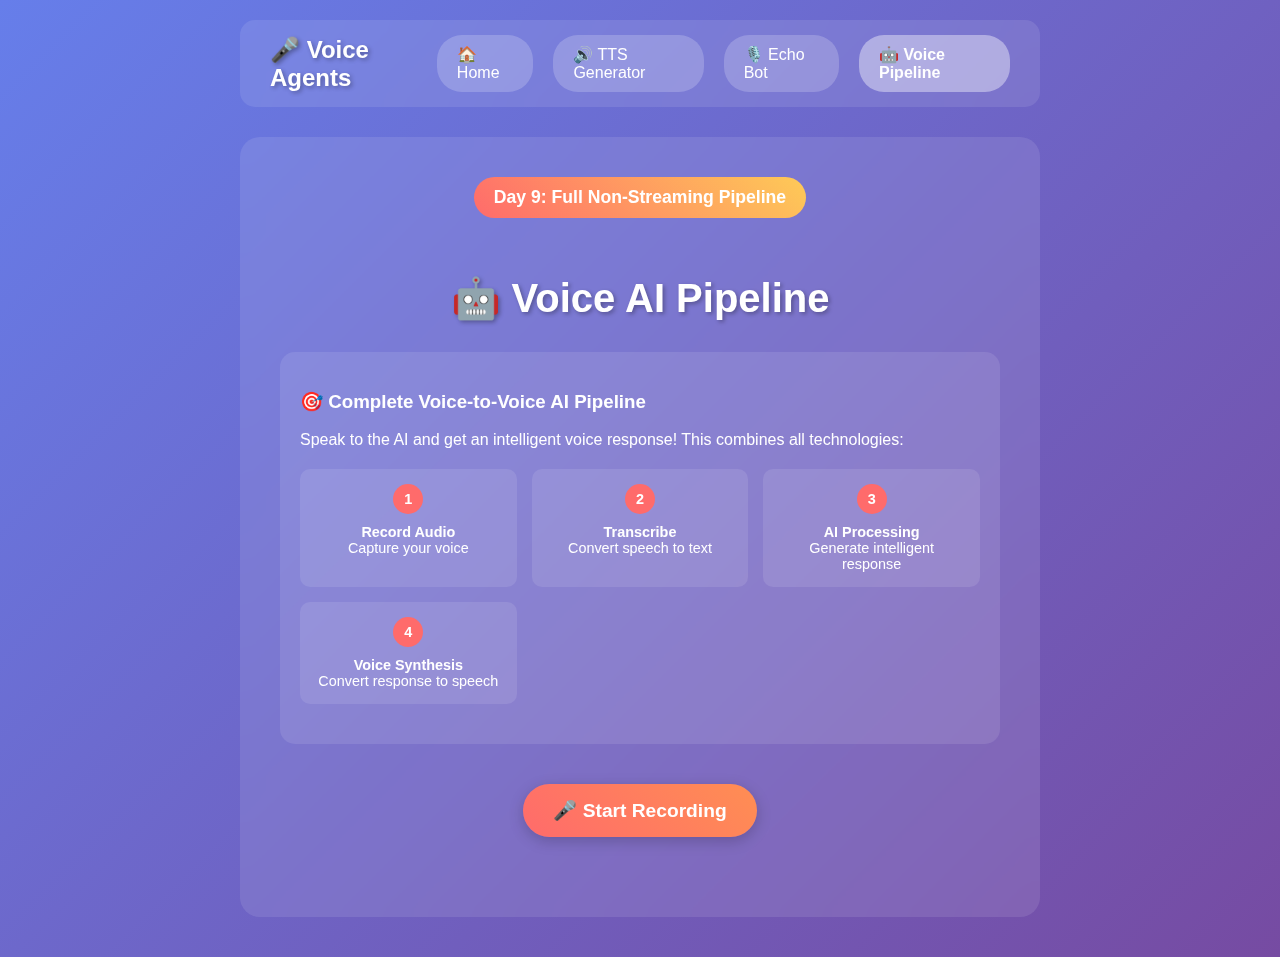
<file: templates/voice_pipeline.html>
<!DOCTYPE html>
<html lang="en">
<head>
    <meta charset="UTF-8">
    <meta name="viewport" content="width=device-width, initial-scale=1.0">
    <title>Voice Pipeline - Day 9</title>
    <style>
        body {
            font-family: Arial, sans-serif;
            max-width: 800px;
            margin: 0 auto;
            padding: 20px;
            background: linear-gradient(135deg, #667eea 0%, #764ba2 100%);
            min-height: 100vh;
            color: white;
        }
        
        .navbar {
            background: rgba(255, 255, 255, 0.1);
            backdrop-filter: blur(10px);
            border-radius: 15px;
            padding: 15px 30px;
            margin-bottom: 30px;
            display: flex;
            justify-content: space-between;
            align-items: center;
        }
        
        .navbar h1 {
            margin: 0;
            font-size: 1.5rem;
        }
        
        .nav-links {
            display: flex;
            gap: 20px;
        }
        
        .nav-links a {
            color: white;
            text-decoration: none;
            padding: 10px 20px;
            border-radius: 25px;
            background: rgba(255, 255, 255, 0.2);
            transition: all 0.3s ease;
        }
        
        .nav-links a:hover {
            background: rgba(255, 255, 255, 0.3);
            transform: translateY(-2px);
        }
        
        .nav-links a.active {
            background: rgba(255, 255, 255, 0.4);
            font-weight: bold;
        }
        
        .container {
            background: rgba(255, 255, 255, 0.1);
            backdrop-filter: blur(10px);
            border-radius: 20px;
            padding: 40px;
            margin: 20px 0;
            text-align: center;
        }
        
        h1 {
            color: #fff;
            margin-bottom: 30px;
            font-size: 2.5rem;
            text-shadow: 2px 2px 4px rgba(0,0,0,0.3);
        }
        
        .day-badge {
            background: linear-gradient(45deg, #ff6b6b, #feca57);
            padding: 10px 20px;
            border-radius: 25px;
            font-weight: bold;
            font-size: 1.1rem;
            margin-bottom: 30px;
            display: inline-block;
        }
        
        .pipeline-info {
            background: rgba(255, 255, 255, 0.1);
            border-radius: 15px;
            padding: 20px;
            margin: 20px 0;
            text-align: left;
        }
        
        .pipeline-steps {
            display: grid;
            grid-template-columns: repeat(auto-fit, minmax(200px, 1fr));
            gap: 15px;
            margin: 20px 0;
        }
        
        .step {
            background: rgba(255, 255, 255, 0.1);
            padding: 15px;
            border-radius: 10px;
            text-align: center;
            font-size: 0.9rem;
        }
        
        .step-number {
            background: #ff6b6b;
            color: white;
            width: 30px;
            height: 30px;
            border-radius: 50%;
            display: flex;
            align-items: center;
            justify-content: center;
            margin: 0 auto 10px;
            font-weight: bold;
        }
        
        .recording-container {
            margin: 30px 0;
        }
        
        .record-button {
            background: linear-gradient(45deg, #ff6b6b, #ff8e53);
            color: white;
            border: none;
            padding: 15px 30px;
            border-radius: 50px;
            font-size: 1.2rem;
            font-weight: bold;
            cursor: pointer;
            transition: all 0.3s ease;
            margin: 10px;
            box-shadow: 0 4px 15px rgba(0,0,0,0.2);
        }
        
        .record-button:hover {
            transform: translateY(-2px);
            box-shadow: 0 6px 20px rgba(0,0,0,0.3);
        }
        
        .record-button:disabled {
            background: #666;
            cursor: not-allowed;
            transform: none;
        }
        
        .stop-button {
            background: linear-gradient(45deg, #e74c3c, #c0392b);
        }
        
        .recording-indicator {
            display: none;
            color: #ff6b6b;
            font-size: 1.1rem;
            margin: 10px 0;
            animation: pulse 1.5s infinite;
        }
        
        @keyframes pulse {
            0% { opacity: 1; }
            50% { opacity: 0.5; }
            100% { opacity: 1; }
        }
        
        .loading {
            display: none;
            text-align: center;
            margin: 20px 0;
        }
        
        .spinner {
            border: 4px solid rgba(255, 255, 255, 0.3);
            border-top: 4px solid #fff;
            border-radius: 50%;
            width: 40px;
            height: 40px;
            animation: spin 1s linear infinite;
            margin: 0 auto 10px;
        }
        
        @keyframes spin {
            0% { transform: rotate(0deg); }
            100% { transform: rotate(360deg); }
        }
        
        .result {
            background: rgba(255, 255, 255, 0.1);
            border-radius: 15px;
            padding: 20px;
            margin: 20px 0;
            text-align: left;
            display: none;
        }
        
        .result h3 {
            margin-top: 0;
            color: #feca57;
        }
        
        .result-section {
            margin: 15px 0;
            padding: 15px;
            background: rgba(255, 255, 255, 0.05);
            border-radius: 10px;
        }
        
        .result-section h4 {
            margin: 0 0 10px 0;
            color: #ff6b6b;
        }
        
        .pipeline-progress {
            display: none;
            margin: 20px 0;
        }
        
        .progress-step {
            background: rgba(255, 255, 255, 0.1);
            padding: 10px 15px;
            margin: 5px 0;
            border-radius: 10px;
            display: flex;
            align-items: center;
            gap: 10px;
        }
        
        .progress-step.completed {
            background: rgba(76, 175, 80, 0.3);
        }
        
        .progress-step.processing {
            background: rgba(255, 193, 7, 0.3);
            animation: pulse 1.5s infinite;
        }
        
        audio {
            width: 100%;
            margin: 15px 0;
            border-radius: 10px;
        }
        
        .error {
            background: rgba(244, 67, 54, 0.2);
            border: 1px solid rgba(244, 67, 54, 0.5);
            color: #ffcdd2;
            padding: 15px;
            border-radius: 10px;
            margin: 20px 0;
            display: none;
        }
        
        @media (max-width: 768px) {
            .navbar {
                flex-direction: column;
                gap: 20px;
            }
            
            .nav-links {
                flex-wrap: wrap;
                justify-content: center;
            }
            
            h1 {
                font-size: 2rem;
            }
            
            .pipeline-steps {
                grid-template-columns: 1fr;
            }
        }
    </style>
</head>
<body>
    <nav class="navbar">
        <h1>🎤 Voice Agents</h1>
        <div class="nav-links">
            <a href="/">🏠 Home</a>
            <a href="/tts">🔊 TTS Generator</a>
            <a href="/echo">🎙️ Echo Bot</a>
            <a href="/voice-pipeline" class="active">🤖 Voice Pipeline</a>
        </div>
    </nav>
    
    <div class="container">
        <div class="day-badge">Day 9: Full Non-Streaming Pipeline</div>
        <h1>🤖 Voice AI Pipeline</h1>
        
        <div class="pipeline-info">
            <h3>🎯 Complete Voice-to-Voice AI Pipeline</h3>
            <p>Speak to the AI and get an intelligent voice response! This combines all technologies:</p>
            
            <div class="pipeline-steps">
                <div class="step">
                    <div class="step-number">1</div>
                    <strong>Record Audio</strong><br>
                    Capture your voice
                </div>
                <div class="step">
                    <div class="step-number">2</div>
                    <strong>Transcribe</strong><br>
                    Convert speech to text
                </div>
                <div class="step">
                    <div class="step-number">3</div>
                    <strong>AI Processing</strong><br>
                    Generate intelligent response
                </div>
                <div class="step">
                    <div class="step-number">4</div>
                    <strong>Voice Synthesis</strong><br>
                    Convert response to speech
                </div>
            </div>
        </div>
        
        <div class="recording-container">
            <button id="recordButton" class="record-button">🎤 Start Recording</button>
            <button id="stopButton" class="record-button stop-button" style="display: none;">⏹️ Stop Recording</button>
            <div id="recordingIndicator" class="recording-indicator">🔴 Recording... Speak now!</div>
        </div>
        
        <div id="loading" class="loading">
            <div class="spinner"></div>
            <p>Processing your voice through the AI pipeline...</p>
        </div>
        
        <div id="pipelineProgress" class="pipeline-progress">
            <h3>Pipeline Progress:</h3>
            <div id="step1" class="progress-step">
                <span>🎤</span>
                <span>Audio uploaded and saved</span>
            </div>
            <div id="step2" class="progress-step">
                <span>📝</span>
                <span>Audio transcribed with AssemblyAI</span>
            </div>
            <div id="step3" class="progress-step">
                <span>🧠</span>
                <span>Text processed with Google Gemini</span>
            </div>
            <div id="step4" class="progress-step">
                <span>🔊</span>
                <span>Response converted to speech with Murf AI</span>
            </div>
        </div>
        
        <div id="error" class="error"></div>
        
        <div id="result" class="result">
            <h3>🎉 Pipeline Complete!</h3>
            
            <div class="result-section">
                <h4>📝 What you said:</h4>
                <p id="transcribedText"></p>
            </div>
            
            <div class="result-section">
                <h4>🧠 AI Response:</h4>
                <p id="llmResponse"></p>
            </div>
            
            <div class="result-section">
                <h4>🔊 Listen to AI Response:</h4>
                <audio id="responseAudio" controls></audio>
            </div>
        </div>
    </div>
    
    <script>
        let mediaRecorder;
        let audioChunks = [];
        let isRecording = false;
        
        const recordButton = document.getElementById('recordButton');
        const stopButton = document.getElementById('stopButton');
        const recordingIndicator = document.getElementById('recordingIndicator');
        const loading = document.getElementById('loading');
        const pipelineProgress = document.getElementById('pipelineProgress');
        const result = document.getElementById('result');
        const error = document.getElementById('error');
        
        recordButton.addEventListener('click', startRecording);
        stopButton.addEventListener('click', stopRecording);
        
        async function startRecording() {
            try {
                // Reset UI
                result.style.display = 'none';
                error.style.display = 'none';
                pipelineProgress.style.display = 'none';
                
                const stream = await navigator.mediaDevices.getUserMedia({ audio: true });
                
                // Try different audio formats for better compatibility with AssemblyAI
                let options = {};
                
                // Prioritize formats that work better with transcription services
                if (MediaRecorder.isTypeSupported('audio/wav; codecs=pcm')) {
                    options = { mimeType: 'audio/wav; codecs=pcm' };
                } else if (MediaRecorder.isTypeSupported('audio/wav')) {
                    options = { mimeType: 'audio/wav' };
                } else if (MediaRecorder.isTypeSupported('audio/webm; codecs=opus')) {
                    options = { mimeType: 'audio/webm; codecs=opus' };
                } else if (MediaRecorder.isTypeSupported('audio/mp4; codecs=mp4a.40.2')) {
                    options = { mimeType: 'audio/mp4; codecs=mp4a.40.2' };
                } else if (MediaRecorder.isTypeSupported('audio/ogg; codecs=opus')) {
                    options = { mimeType: 'audio/ogg; codecs=opus' };
                } else {
                    // Use default format
                    options = {};
                }
                
                console.log('Attempting to use audio format:', options.mimeType || 'default');
                
                mediaRecorder = new MediaRecorder(stream, options);
                audioChunks = [];
                
                mediaRecorder.ondataavailable = (event) => {
                    if (event.data.size > 0) {
                        audioChunks.push(event.data);
                    }
                };
                
                mediaRecorder.onstop = () => {
                    // Use the actual MIME type from the recorder or fallback
                    const actualMimeType = mediaRecorder.mimeType || options.mimeType || 'audio/webm';
                    console.log('Recording completed with actual MIME type:', actualMimeType);
                    
                    // Create blob with proper MIME type
                    const audioBlob = new Blob(audioChunks, { type: actualMimeType });
                    console.log('Audio blob size:', audioBlob.size, 'bytes');
                    console.log('Audio blob type:', audioBlob.type);
                    
                    if (audioBlob.size === 0) {
                        showError('Recording failed - no audio data captured');
                        resetUI();
                        return;
                    }
                    
                    processAudio(audioBlob, actualMimeType);
                };
                
                mediaRecorder.start();
                isRecording = true;
                
                // Update UI
                recordButton.style.display = 'none';
                stopButton.style.display = 'inline-block';
                recordingIndicator.style.display = 'block';
                
            } catch (err) {
                showError('Error accessing microphone: ' + err.message);
            }
        }
        
        function stopRecording() {
            if (mediaRecorder && isRecording) {
                mediaRecorder.stop();
                isRecording = false;
                
                // Stop all audio tracks
                const tracks = mediaRecorder.stream.getTracks();
                tracks.forEach(track => track.stop());
                
                // Update UI
                recordButton.style.display = 'inline-block';
                stopButton.style.display = 'none';
                recordingIndicator.style.display = 'none';
                loading.style.display = 'block';
                pipelineProgress.style.display = 'block';
            }
        }
        
        async function processAudio(audioBlob, mimeType) {
            try {
                // Reset progress steps
                const steps = document.querySelectorAll('.progress-step');
                steps.forEach(step => {
                    step.classList.remove('completed', 'processing');
                });
                
                // Show step 1 as processing
                document.getElementById('step1').classList.add('processing');
                
                // Create form data
                const formData = new FormData();
                
                // Check if audio blob is valid
                if (audioBlob.size < 1000) { // Less than 1KB
                    throw new Error('Audio recording is too short or empty. Please try recording for at least 1-2 seconds.');
                }
                
                // Use appropriate extension based on MIME type
                let filename = 'recording.webm';
                if (audioBlob.type.includes('wav')) {
                    filename = 'recording.wav';
                } else if (audioBlob.type.includes('ogg')) {
                    filename = 'recording.ogg';
                } else if (audioBlob.type.includes('mp4')) {
                    filename = 'recording.m4a';
                }
                
                console.log('Uploading audio file:', filename, 'Size:', audioBlob.size, 'Type:', audioBlob.type);
                formData.append('audio_file', audioBlob, filename);
                
                // Send to pipeline endpoint
                const response = await fetch('/llm/query-audio', {
                    method: 'POST',
                    body: formData
                });
                
                if (!response.ok) {
                    const errorData = await response.json();
                    throw new Error(errorData.detail || 'Pipeline failed');
                }
                
                const data = await response.json();
                
                // Update progress with completed steps
                if (data.pipeline_steps) {
                    data.pipeline_steps.forEach((step, index) => {
                        setTimeout(() => {
                            const stepElement = document.getElementById(`step${index + 1}`);
                            stepElement.classList.remove('processing');
                            stepElement.classList.add('completed');
                            
                            if (index < 3) {
                                const nextStep = document.getElementById(`step${index + 2}`);
                                if (nextStep) nextStep.classList.add('processing');
                            }
                        }, index * 1000);
                    });
                }
                
                // Show results after animation
                setTimeout(() => {
                    loading.style.display = 'none';
                    displayResults(data);
                }, 4000);
                
            } catch (err) {
                loading.style.display = 'none';
                pipelineProgress.style.display = 'none';
                showError('Pipeline error: ' + err.message);
            }
        }
        
        function displayResults(data) {
            document.getElementById('transcribedText').textContent = data.transcribed_text;
            document.getElementById('llmResponse').textContent = data.llm_response;
            
            // Set up audio player
            const audio = document.getElementById('responseAudio');
            
            // Remove any existing demo button
            const existingButton = audio.parentNode.querySelector('.demo-button');
            if (existingButton) {
                existingButton.remove();
            }
            
            // Check if it's a demo mode (data URL or demo indication)
            if (data.audio_url.startsWith('data:') || data.voice.includes('Demo')) {
                // Use browser's speech synthesis for demo mode
                if ('speechSynthesis' in window) {
                    // Hide the audio element
                    audio.style.display = 'none';
                    
                    // Add a demo button instead
                    const demoButton = document.createElement('button');
                    demoButton.textContent = '🔊 Play Demo Response (Browser TTS)';
                    demoButton.className = 'record-button demo-button';
                    demoButton.style.marginTop = '10px';
                    demoButton.onclick = () => {
                        // Stop any ongoing speech
                        speechSynthesis.cancel();
                        
                        const utterance = new SpeechSynthesisUtterance(data.llm_response);
                        utterance.rate = 0.9;
                        utterance.pitch = 1;
                        utterance.volume = 1;
                        
                        utterance.onstart = () => {
                            demoButton.textContent = '🔊 Playing...';
                            demoButton.disabled = true;
                        };
                        
                        utterance.onend = () => {
                            demoButton.textContent = '🔊 Play Demo Response (Browser TTS)';
                            demoButton.disabled = false;
                        };
                        
                        utterance.onerror = (event) => {
                            console.error('Speech synthesis error:', event);
                            demoButton.textContent = '🔊 Play Demo Response (Browser TTS)';
                            demoButton.disabled = false;
                        };
                        
                        speechSynthesis.speak(utterance);
                    };
                    
                    audio.parentNode.appendChild(demoButton);
                } else {
                    audio.style.display = 'none';
                    const demoText = document.createElement('p');
                    demoText.textContent = 'Demo mode: Speech synthesis not available in this browser.';
                    demoText.style.color = '#feca57';
                    demoText.className = 'demo-button';
                    audio.parentNode.appendChild(demoText);
                }
            } else {
                // Use real Murf AI audio
                audio.src = data.audio_url;
                audio.style.display = 'block';
                
                // Log audio URL for debugging
                console.log('Playing Murf AI audio:', data.audio_url);
            }
            
            result.style.display = 'block';
        }
        
        function resetUI() {
            recordButton.style.display = 'inline-block';
            stopButton.style.display = 'none';
            recordingIndicator.style.display = 'none';
            loading.style.display = 'none';
            pipelineProgress.style.display = 'none';
        }
        
        function showError(message) {
            error.textContent = message;
            error.style.display = 'block';
            recordButton.style.display = 'inline-block';
            stopButton.style.display = 'none';
            recordingIndicator.style.display = 'none';
        }
    </script>
</body>
</html>
</file>
